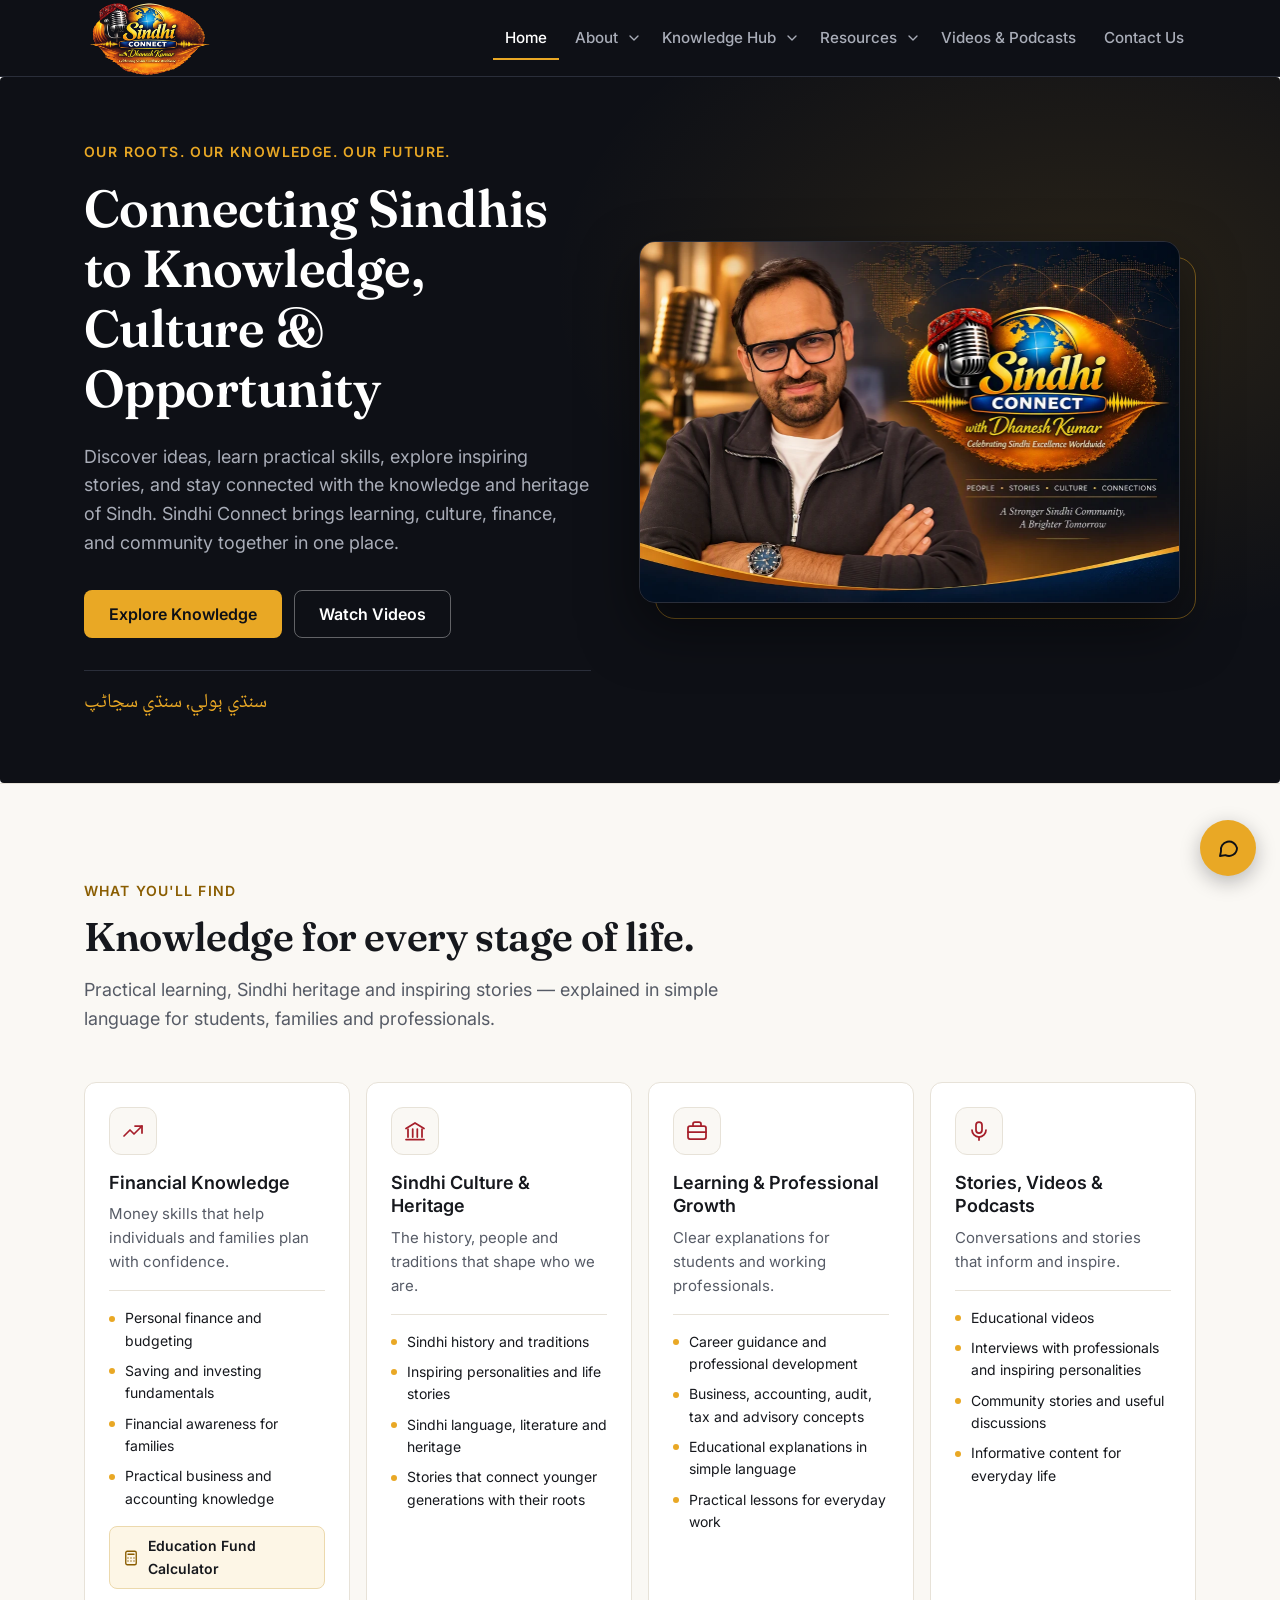
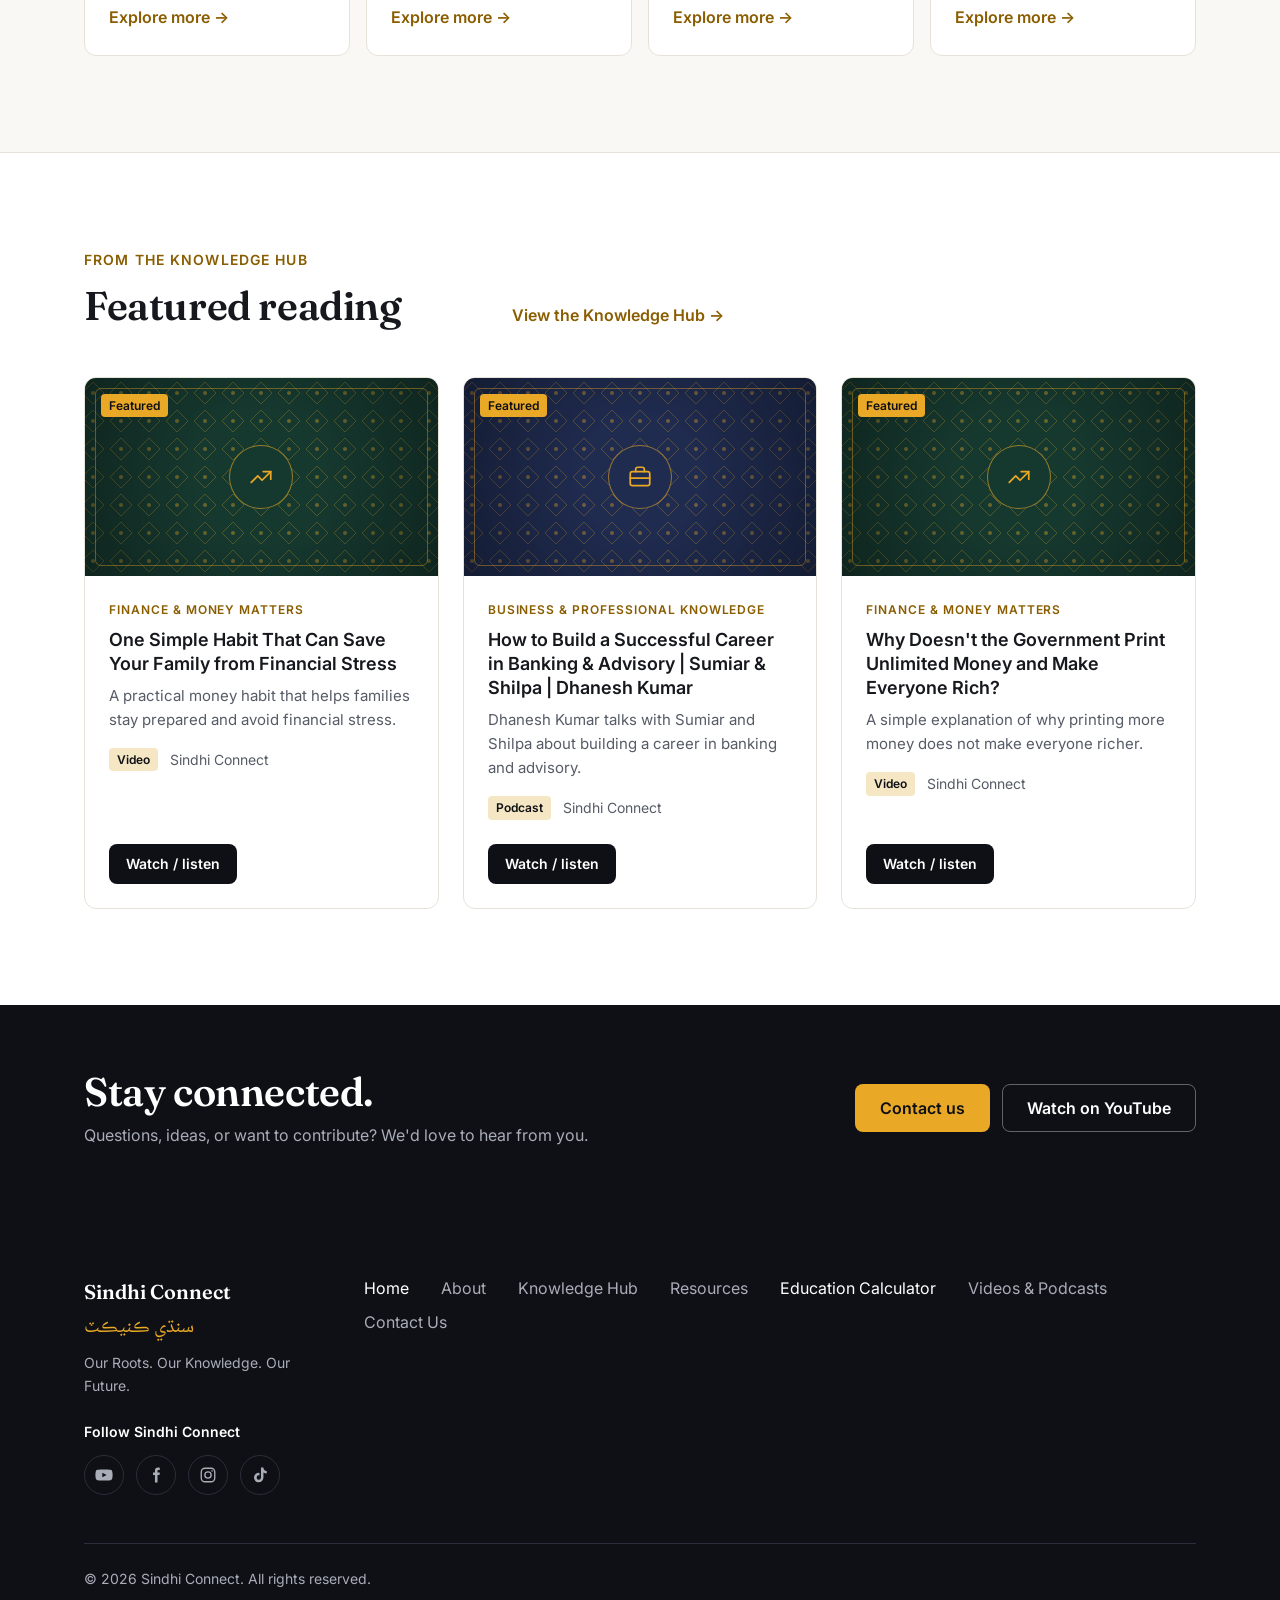
<file: frontend/index.html>
<!DOCTYPE html>
<html lang="en">
<head>
  <meta charset="UTF-8">
  <meta name="viewport" content="width=device-width, initial-scale=1.0">
  <meta name="description" content="Sindhi Connect — connecting Sindhis to knowledge, culture and opportunity: finance, professional learning, Sindhi heritage, inspiring stories, videos and podcasts.">
  <meta name="theme-color" content="#0E1016">
  <title>Sindhi Connect</title>
  <link rel="icon" type="image/png" href="assets/favicon.png">
  <link rel="apple-touch-icon" href="assets/apple-touch-icon.png">
  <link rel="canonical" href="https://sindhiconnect.org/">
  <!-- Link previews (WhatsApp, Facebook, LinkedIn, X) -->
  <meta property="og:type" content="website">
  <meta property="og:site_name" content="Sindhi Connect">
  <meta property="og:url" content="https://sindhiconnect.org/">
  <meta property="og:title" content="Sindhi Connect — Connecting Sindhis to Knowledge, Culture &amp; Opportunity">
  <meta property="og:description" content="Discover ideas, learn practical skills, explore inspiring stories and stay connected with the knowledge and heritage of Sindh.">
  <meta property="og:image" content="https://sindhiconnect.org/assets/og-image.jpg">
  <meta property="og:image:type" content="image/jpeg">
  <meta property="og:image:width" content="1200">
  <meta property="og:image:height" content="630">
  <meta property="og:image:alt" content="Sindhi Connect with Dhanesh Kumar logo">
  <meta property="og:locale" content="en_GB">
  <meta name="twitter:card" content="summary_large_image">
  <meta name="twitter:title" content="Sindhi Connect — Connecting Sindhis to Knowledge, Culture &amp; Opportunity">
  <meta name="twitter:description" content="Discover ideas, learn practical skills, explore inspiring stories and stay connected with the knowledge and heritage of Sindh.">
  <meta name="twitter:image" content="https://sindhiconnect.org/assets/og-image.jpg">
  <meta name="twitter:image:alt" content="Sindhi Connect with Dhanesh Kumar logo">
  <link rel="preconnect" href="https://fonts.googleapis.com">
  <link rel="preconnect" href="https://fonts.gstatic.com" crossorigin>
  <link href="https://fonts.googleapis.com/css2?family=Fraunces:opsz,wght@9..144,500;9..144,600&family=Inter:wght@400;500;600&family=Noto+Naskh+Arabic:wght@500;600&display=swap" rel="stylesheet">
  <link rel="stylesheet" href="style.css">
</head>
<body>
  <a href="#main" class="skip-link">Skip to content</a>

  <!-- Header -->
  <header class="site-header">
    <div class="container header-inner">
      <a href="#home" class="logo" aria-label="Sindhi Connect home">
        <img src="assets/logo.jpg" alt="" class="logo-img" width="132" height="74">
      </a>

      <input type="checkbox" id="nav-toggle" class="nav-toggle">
      <label for="nav-toggle" class="nav-toggle-label">
        <span class="nav-toggle-icon" aria-hidden="true"></span>
        <span class="sr-only">Menu</span>
      </label>

      <!-- Each dropdown: the label goes to the page, the arrow button opens the menu -->
      <nav class="site-nav" aria-label="Main">
        <ul class="nav-list">
          <li><a href="#home" class="nav-link">Home</a></li>

          <li class="has-menu">
            <a href="#about" class="nav-link">About</a>
            <button type="button" class="submenu-toggle" aria-expanded="false" aria-controls="menu-about">
              <span class="sr-only">Show About menu</span>
              <svg viewBox="0 0 24 24" aria-hidden="true"><path d="m6 9 6 6 6-6"/></svg>
            </button>
            <ul class="submenu" id="menu-about">
              <li><a href="#my-story"><span class="submenu-icon" aria-hidden="true"><svg viewBox="0 0 24 24"><circle cx="12" cy="8" r="4"/><path d="M4 21a8 8 0 0 1 16 0"/></svg></span>My Story</a></li>
              <li><a href="#about"><span class="submenu-icon" aria-hidden="true"><svg viewBox="0 0 24 24"><circle cx="12" cy="12" r="9"/><path d="M12 11v5"/><path d="M12 8h.01"/></svg></span>About Sindhi Connect</a></li>
              <li><a href="#mission"><span class="submenu-icon" aria-hidden="true"><svg viewBox="0 0 24 24"><circle cx="12" cy="12" r="9"/><circle cx="12" cy="12" r="5"/><circle cx="12" cy="12" r="1"/></svg></span>Our Mission &amp; Vision</a></li>
              <li><a href="#contact"><span class="submenu-icon" aria-hidden="true"><svg viewBox="0 0 24 24"><rect x="3" y="5" width="18" height="14" rx="2"/><path d="m3 7 9 6 9-6"/></svg></span>Contact</a></li>
            </ul>
          </li>

          <li class="has-menu">
            <a href="#knowledge-hub" class="nav-link">Knowledge Hub</a>
            <button type="button" class="submenu-toggle" aria-expanded="false" aria-controls="menu-knowledge">
              <span class="sr-only">Show Knowledge Hub menu</span>
              <svg viewBox="0 0 24 24" aria-hidden="true"><path d="m6 9 6 6 6-6"/></svg>
            </button>
            <ul class="submenu" id="menu-knowledge">
              <li><a href="education-calculator.html"><span class="submenu-icon" aria-hidden="true"><svg viewBox="0 0 24 24"><rect x="5" y="3" width="14" height="18" rx="2"/><path d="M8 7h8"/><path d="M8 12h.01M12 12h.01M16 12h.01M8 16h.01M12 16h.01M16 16h.01"/></svg></span>Education Fund Calculator</a></li>
              <li><a href="#topic-finance"><span class="submenu-icon" aria-hidden="true"><svg viewBox="0 0 24 24"><path d="M3 17l6-6 4 4 8-8"/><path d="M14 7h7v7"/></svg></span>Finance &amp; Money Matters</a></li>
              <li><a href="#topic-business"><span class="submenu-icon" aria-hidden="true"><svg viewBox="0 0 24 24"><rect x="3" y="7" width="18" height="13" rx="2"/><path d="M8 7V5a2 2 0 0 1 2-2h4a2 2 0 0 1 2 2v2"/><path d="M3 13h18"/></svg></span>Business &amp; Professional Knowledge</a></li>
              <li><a href="#topic-literature"><span class="submenu-icon" aria-hidden="true"><svg viewBox="0 0 24 24"><path d="M20.2 3.8a6 6 0 0 0-8.5 0L5 10.5V19h8.5l6.7-6.7a6 6 0 0 0 0-8.5Z"/><path d="M16 8 2 22"/><path d="M17.5 15H9"/></svg></span>Language &amp; Literature</a></li>
              <li><a href="#topic-development"><span class="submenu-icon" aria-hidden="true"><svg viewBox="0 0 24 24"><path d="M12 21v-9"/><path d="M12 12c0-4 3-7 8-7 0 4-3 7-8 7Z"/><path d="M12 14c0-3-2.5-5.5-7-5.5 0 3 2.5 5.5 7 5.5Z"/></svg></span>Personal Development</a></li>
            </ul>
          </li>

          <li class="has-menu">
            <a href="#resources" class="nav-link">Resources</a>
            <button type="button" class="submenu-toggle" aria-expanded="false" aria-controls="menu-resources">
              <span class="sr-only">Show Resources menu</span>
              <svg viewBox="0 0 24 24" aria-hidden="true"><path d="m6 9 6 6 6-6"/></svg>
            </button>
            <ul class="submenu" id="menu-resources">
              <li><a href="#articles"><span class="submenu-icon" aria-hidden="true"><svg viewBox="0 0 24 24"><path d="M14 3H6a2 2 0 0 0-2 2v14a2 2 0 0 0 2 2h12a2 2 0 0 0 2-2V9Z"/><path d="M14 3v6h6"/><path d="M8 13h8M8 17h5"/></svg></span>Educational Articles</a></li>
              <li><a href="#books"><span class="submenu-icon" aria-hidden="true"><svg viewBox="0 0 24 24"><path d="M12 6.5C10 5 7 4.5 3.5 5v13c3.5-.5 6.5 0 8.5 1.5 2-1.5 5-2 8.5-1.5V5C17 4.5 14 5 12 6.5Z"/><path d="M12 6.5v13"/></svg></span>Knowledge Books</a></li>
              <li><a href="#downloads"><span class="submenu-icon" aria-hidden="true"><svg viewBox="0 0 24 24"><path d="M12 4v11"/><path d="m7 10 5 5 5-5"/><path d="M5 20h14"/></svg></span>Downloadable Resources</a></li>
            </ul>
          </li>

          <li><a href="#videos" class="nav-link">Videos &amp; Podcasts</a></li>
          <li><a href="#join" class="nav-link">Contact Us</a></li>
        </ul>
      </nav>
    </div>
  </header>

  <main id="main">
    <!-- ===================== HOME ===================== -->
    <section id="home" class="hero" data-page="home">
      <div class="container hero-inner">
        <div class="hero-text">
          <p class="hero-tagline">Our Roots. Our Knowledge. Our Future.</p>
          <h1>Connecting Sindhis to Knowledge, Culture &amp; Opportunity</h1>
          <p class="hero-sub">Discover ideas, learn practical skills, explore inspiring stories, and stay connected with the knowledge and heritage of Sindh. Sindhi Connect brings learning, culture, finance, and community together in one place.</p>
          <div class="hero-actions">
            <a href="#knowledge-hub" class="btn btn-primary">Explore Knowledge</a>
            <a href="#videos" class="btn btn-ghost">Watch Videos</a>
          </div>
          <p class="hero-script" lang="sd" dir="rtl">سنڌي ٻولي، سنڌي سڃاڻپ</p>
        </div>
        <!-- Original banner, shown uncropped: host photo + Sindhi Connect logo -->
        <figure class="hero-photo">
          <img src="assets/dhanesh-kumar.webp" alt="Dhanesh Kumar, host of Sindhi Connect, with the Sindhi Connect logo" width="1080" height="720" fetchpriority="high">
        </figure>
      </div>
    </section>

    <section id="explore" class="section section-paper" data-page="home" aria-labelledby="explore-title">
      <div class="container">
        <header class="section-head">
          <p class="eyebrow">What you'll find</p>
          <h2 id="explore-title">Knowledge for every stage of life.</h2>
          <p class="lead">Practical learning, Sindhi heritage and inspiring stories — explained in simple language for students, families and professionals.</p>
        </header>
        <ul class="explore-grid">
          <li class="explore-card" data-reveal>
            <span class="feature-icon" aria-hidden="true"><svg viewBox="0 0 24 24"><path d="M3 17l6-6 4 4 8-8"/><path d="M14 7h7v7"/></svg></span>
            <h3>Financial Knowledge</h3>
            <p>Money skills that help individuals and families plan with confidence.</p>
            <ul class="explore-points">
              <li>Personal finance and budgeting</li>
              <li>Saving and investing fundamentals</li>
              <li>Financial awareness for families</li>
              <li>Practical business and accounting knowledge</li>
            </ul>
            <a href="education-calculator.html" class="explore-tool">
              <svg viewBox="0 0 24 24" aria-hidden="true"><rect x="5" y="3" width="14" height="18" rx="2"/><path d="M8 7h8"/><path d="M8 12h.01M12 12h.01M16 12h.01M8 16h.01M12 16h.01M16 16h.01"/></svg>
              Education Fund Calculator
            </a>
            <a href="#topic-finance" class="text-link">Explore more <span aria-hidden="true">→</span></a>
          </li>
          <li class="explore-card" data-reveal>
            <span class="feature-icon" aria-hidden="true"><svg viewBox="0 0 24 24"><path d="M3 9.5 12 4l9 5.5"/><path d="M5 10v8M9.7 10v8M14.3 10v8M19 10v8"/><path d="M3 20.5h18"/></svg></span>
            <h3>Sindhi Culture &amp; Heritage</h3>
            <p>The history, people and traditions that shape who we are.</p>
            <ul class="explore-points">
              <li>Sindhi history and traditions</li>
              <li>Inspiring personalities and life stories</li>
              <li>Sindhi language, literature and heritage</li>
              <li>Stories that connect younger generations with their roots</li>
            </ul>
            <a href="#topic-history" class="text-link">Explore more <span aria-hidden="true">→</span></a>
          </li>
          <li class="explore-card" data-reveal>
            <span class="feature-icon" aria-hidden="true"><svg viewBox="0 0 24 24"><rect x="3" y="7" width="18" height="13" rx="2"/><path d="M8 7V5a2 2 0 0 1 2-2h4a2 2 0 0 1 2 2v2"/><path d="M3 13h18"/></svg></span>
            <h3>Learning &amp; Professional Growth</h3>
            <p>Clear explanations for students and working professionals.</p>
            <ul class="explore-points">
              <li>Career guidance and professional development</li>
              <li>Business, accounting, audit, tax and advisory concepts</li>
              <li>Educational explanations in simple language</li>
              <li>Practical lessons for everyday work</li>
            </ul>
            <a href="#topic-business" class="text-link">Explore more <span aria-hidden="true">→</span></a>
          </li>
          <li class="explore-card" data-reveal>
            <span class="feature-icon" aria-hidden="true"><svg viewBox="0 0 24 24"><rect x="9" y="3" width="6" height="11" rx="3"/><path d="M5 11a7 7 0 0 0 14 0"/><path d="M12 18v3"/></svg></span>
            <h3>Stories, Videos &amp; Podcasts</h3>
            <p>Conversations and stories that inform and inspire.</p>
            <ul class="explore-points">
              <li>Educational videos</li>
              <li>Interviews with professionals and inspiring personalities</li>
              <li>Community stories and useful discussions</li>
              <li>Informative content for everyday life</li>
            </ul>
            <a href="#videos" class="text-link">Explore more <span aria-hidden="true">→</span></a>
          </li>
        </ul>
      </div>
    </section>

    <section id="home-featured" class="section" data-page="home" aria-labelledby="home-featured-title">
      <div class="container">
        <header class="section-head section-head-split">
          <div>
            <p class="eyebrow">From the Knowledge Hub</p>
            <h2 id="home-featured-title">Featured reading</h2>
          </div>
          <a href="#knowledge-hub" class="text-link">View the Knowledge Hub <span aria-hidden="true">→</span></a>
        </header>
        <div data-kh-list="featured" data-limit="3">
          <ul class="kh-grid"></ul>
        </div>
      </div>
    </section>

    <section class="cta-band" data-page="home" aria-labelledby="cta-title">
      <div class="container cta-inner">
        <div>
          <h2 id="cta-title">Stay connected.</h2>
          <p>Questions, ideas, or want to contribute? We'd love to hear from you.</p>
        </div>
        <div class="cta-actions">
          <a href="#contact" class="btn btn-primary">Contact us</a>
          <a href="https://www.youtube.com/@SindhiConnect-m9s" class="btn btn-ghost" target="_blank" rel="noopener">Watch on YouTube</a>
        </div>
      </div>
    </section>

    <!-- ===================== ABOUT ===================== -->
    <section id="about" class="section" data-page="about">
      <div class="container about">
        <div class="about-intro">
          <p class="eyebrow">About Sindhi Connect</p>
          <h2>Welcome to Sindhi Connect.</h2>
          <p class="lead">A platform created to share knowledge, celebrate Sindhi heritage, and make useful information accessible to everyone.</p>
          <p class="about-text">Through educational content, professional insights, cultural stories, videos, and conversations with inspiring people, our goal is to connect communities, encourage learning, and help the next generation stay connected with its roots while preparing for the future.</p>
        </div>
        <div>
          <h3 class="about-why">Why Sindhi Connect?</h3>
          <ul class="features">
            <li class="feature">
              <span class="feature-icon" aria-hidden="true">
                <svg viewBox="0 0 24 24"><path d="M4 5a2 2 0 0 1 2-2h13v16H6a2 2 0 0 0-2 2V5Z"/><path d="M4 19a2 2 0 0 1 2-2h13"/></svg>
              </span>
              <div>
                <h3>Knowledge made simple</h3>
                <p>Practical information on finance, business and everyday life, explained in plain language.</p>
              </div>
            </li>
            <li class="feature">
              <span class="feature-icon" aria-hidden="true">
                <svg viewBox="0 0 24 24"><path d="M9 18V5l12-2v13"/><circle cx="6" cy="18" r="3"/><circle cx="18" cy="16" r="3"/></svg>
              </span>
              <div>
                <h3>Heritage kept alive</h3>
                <p>Sindhi history, language, literature, traditions and the stories of inspiring personalities.</p>
              </div>
            </li>
            <li class="feature">
              <span class="feature-icon" aria-hidden="true">
                <svg viewBox="0 0 24 24"><circle cx="12" cy="12" r="9"/><path d="M3 12h18"/><path d="M12 3a14 14 0 0 1 0 18a14 14 0 0 1 0-18Z"/></svg>
              </span>
              <div>
                <h3>Community connected</h3>
                <p>Bringing Sindhis together across generations and around the world.</p>
              </div>
            </li>
          </ul>
        </div>
      </div>
    </section>

    <!-- My Story: the person behind Sindhi Connect -->
    <section id="my-story" class="section founder" data-page="about">
      <div class="container founder-inner">
        <figure class="founder-photo" data-reveal>
          <img src="assets/dhanesh-kumar.webp" alt="Dhanesh Kumar, founder of Sindhi Connect" width="1080" height="720" loading="lazy">
        </figure>

        <div class="founder-text" data-reveal>
          <p class="eyebrow">My Story</p>
          <h2>Connecting People. Sharing Knowledge. Celebrating Sindhi Identity.</h2>

          <div class="founder-id">
            <p class="founder-name">Dhanesh Kumar</p>
            <p class="founder-role">Founder / Creator — Sindhi Connect</p>
          </div>

          <div class="founder-bio">
            <p>I believe connection creates understanding, and knowledge creates progress.</p>
            <p>Sindhi Connect is my effort to bring people together through our language, culture, stories, knowledge, and shared heritage.</p>
            <p>My goal is to create meaningful content that informs, inspires, and keeps our Sindhi identity alive for generations to come.</p>
            <p class="founder-motto">Our language. Our culture. Our stories. Our connection.</p>
          </div>

          <ul class="founder-features">
            <li>
              <span class="feature-icon" aria-hidden="true">
                <svg viewBox="0 0 24 24"><rect x="9" y="3" width="6" height="11" rx="3"/><path d="M5 11a7 7 0 0 0 14 0"/><path d="M12 18v3"/></svg>
              </span>
              <h3>Conversations</h3>
              <p>Meaningful conversations with inspiring people.</p>
            </li>
            <li>
              <span class="feature-icon" aria-hidden="true">
                <svg viewBox="0 0 24 24"><path d="M4 5a2 2 0 0 1 2-2h13v16H6a2 2 0 0 0-2 2V5Z"/><path d="M4 19a2 2 0 0 1 2-2h13"/></svg>
              </span>
              <h3>Knowledge</h3>
              <p>Educational and informative content for the community.</p>
            </li>
            <li>
              <span class="feature-icon" aria-hidden="true">
                <svg viewBox="0 0 24 24"><circle cx="12" cy="12" r="9"/><path d="M3 12h18"/><path d="M12 3a14 14 0 0 1 0 18a14 14 0 0 1 0-18Z"/></svg>
              </span>
              <h3>Community</h3>
              <p>Connecting Sindhis across generations and around the world.</p>
            </li>
          </ul>
        </div>
      </div>
    </section>

    <section id="mission" class="section section-paper" data-page="about" aria-labelledby="mission-title">
      <div class="container">
        <header class="section-head">
          <p class="eyebrow">Mission &amp; Vision</p>
          <h2 id="mission-title">Why we do this.</h2>
        </header>
        <div class="mv-grid">
          <article class="mv-card" data-reveal>
            <span class="feature-icon" aria-hidden="true"><svg viewBox="0 0 24 24"><circle cx="12" cy="12" r="9"/><circle cx="12" cy="12" r="5"/><circle cx="12" cy="12" r="1"/></svg></span>
            <h3>Our Mission</h3>
            <p>To make useful knowledge simple and accessible — from personal finance and professional skills to Sindhi history, literature and culture — and to share it openly with everyone.</p>
          </article>
          <article class="mv-card" data-reveal>
            <span class="feature-icon" aria-hidden="true"><svg viewBox="0 0 24 24"><path d="M2 12s3.5-7 10-7 10 7 10 7-3.5 7-10 7S2 12 2 12Z"/><circle cx="12" cy="12" r="3"/></svg></span>
            <h3>Our Vision</h3>
            <p>A connected Sindhi community where every generation stays close to its roots, learns with confidence, and builds a brighter future together.</p>
          </article>
        </div>

        <h3 class="discover-title">What visitors can discover</h3>
        <ul class="discover-grid">
          <li><span class="feature-icon" aria-hidden="true"><svg viewBox="0 0 24 24"><path d="M3 17l6-6 4 4 8-8"/><path d="M14 7h7v7"/></svg></span>Financial knowledge for individuals and families</li>
          <li><span class="feature-icon" aria-hidden="true"><svg viewBox="0 0 24 24"><rect x="3" y="7" width="18" height="13" rx="2"/><path d="M8 7V5a2 2 0 0 1 2-2h4a2 2 0 0 1 2 2v2"/><path d="M3 13h18"/></svg></span>Business and professional learning</li>
          <li><span class="feature-icon" aria-hidden="true"><svg viewBox="0 0 24 24"><path d="M3 9.5 12 4l9 5.5"/><path d="M5 10v8M9.7 10v8M14.3 10v8M19 10v8"/><path d="M3 20.5h18"/></svg></span>Sindhi history and heritage</li>
          <li><span class="feature-icon" aria-hidden="true"><svg viewBox="0 0 24 24"><path d="M20.2 3.8a6 6 0 0 0-8.5 0L5 10.5V19h8.5l6.7-6.7a6 6 0 0 0 0-8.5Z"/><path d="M16 8 2 22"/><path d="M17.5 15H9"/></svg></span>Language, literature and poetry</li>
          <li><span class="feature-icon" aria-hidden="true"><svg viewBox="0 0 24 24"><circle cx="12" cy="8" r="4"/><path d="M4 21a8 8 0 0 1 16 0"/></svg></span>Inspiring personalities and life stories</li>
          <li><span class="feature-icon" aria-hidden="true"><svg viewBox="0 0 24 24"><circle cx="12" cy="12" r="9"/><path d="m10 8.5 5.5 3.5-5.5 3.5Z"/></svg></span>Videos, podcasts and conversations</li>
        </ul>
      </div>
    </section>

    <!-- ===================== KNOWLEDGE HUB (built by app.js from resources.js) ===================== -->
    <section id="knowledge-hub" class="section section-paper knowledge" data-page="knowledge-hub" aria-labelledby="kh-title">
      <div class="container">
        <header class="section-head kh-head" data-reveal>
          <p class="kh-script" lang="sd" dir="rtl">ڄاڻ، ورثو، سڃاڻپ</p>
          <p class="eyebrow">Knowledge Hub</p>
          <h2 id="kh-title">Discover books, stories, history, culture and useful knowledge — all in one place.</h2>
          <p class="lead">Sindhi Connect is not only a community platform — it is also a place to discover, preserve and share knowledge.</p>
          <p class="kh-pillars">Explore <span aria-hidden="true">•</span> Learn <span aria-hidden="true">•</span> Discover <span aria-hidden="true">•</span> Preserve</p>
        </header>

        <!-- Planning tool (separate page: education-calculator.html) -->
        <a href="education-calculator.html" class="tool-banner">
          <span class="feature-icon" aria-hidden="true"><svg viewBox="0 0 24 24"><rect x="5" y="3" width="14" height="18" rx="2"/><path d="M8 7h8"/><path d="M8 12h.01M12 12h.01M16 12h.01M8 16h.01M12 16h.01M16 16h.01"/></svg></span>
          <span class="tool-banner-text">
            <span class="tool-banner-label">Free planning tool</span>
            <span class="tool-banner-title">Children's Future Education Fund Calculator</span>
            <span class="tool-banner-desc">See what each child's university course may cost, how much to save each year, and how 11 study countries compare.</span>
          </span>
          <span class="tool-banner-cta">Open calculator <span aria-hidden="true">→</span></span>
        </a>

        <div class="kh-spotlight"></div>

        <h3 class="kh-subtitle">Browse by topic</h3>
        <ul class="kh-cats" aria-label="Browse by topic" data-reveal></ul>

        <div class="kh-library" id="kh-library">
          <div class="kh-library-head">
            <h3>Knowledge Library</h3>
            <p class="kh-count" aria-live="polite"></p>
          </div>

          <div class="kh-toolbar">
            <div class="kh-search">
              <label for="kh-search" class="sr-only">Search Knowledge Hub</label>
              <svg viewBox="0 0 24 24" aria-hidden="true"><circle cx="11" cy="11" r="7"/><path d="m20 20-3.5-3.5"/></svg>
              <input id="kh-search" type="search" placeholder="Search Knowledge Hub..." autocomplete="off">
            </div>
            <div class="kh-sort">
              <label for="kh-sort">Sort by</label>
              <select id="kh-sort">
                <option value="featured">Featured</option>
                <option value="newest">Newest</option>
                <option value="category">Category</option>
              </select>
            </div>
          </div>

          <div class="kh-chips" role="group" aria-label="Filter by topic"></div>

          <ul class="kh-grid"></ul>
          <div class="kh-empty" hidden></div>
          <noscript><p class="kh-noscript">Please turn on JavaScript to browse the Knowledge Library.</p></noscript>
        </div>
      </div>
    </section>

    <!-- ===================== RESOURCES (lists are filled from resources.js) ===================== -->
    <section id="resources" class="section" data-page="resources" aria-labelledby="res-title">
      <div class="container">
        <header class="section-head">
          <p class="eyebrow">Resources</p>
          <h2 id="res-title">Articles, books, downloads and media in one library.</h2>
          <p class="lead">Browse by format. New resources are added regularly — everything here is free to read.</p>
        </header>

        <ul class="res-tiles">
          <li><a href="#articles" class="res-tile"><span class="feature-icon" aria-hidden="true"><svg viewBox="0 0 24 24"><path d="M14 3H6a2 2 0 0 0-2 2v14a2 2 0 0 0 2 2h12a2 2 0 0 0 2-2V9Z"/><path d="M14 3v6h6"/><path d="M8 13h8M8 17h5"/></svg></span><span class="res-tile-name">Educational Articles</span><span class="res-tile-count" data-kh-count="articles"></span></a></li>
          <li><a href="#books" class="res-tile"><span class="feature-icon" aria-hidden="true"><svg viewBox="0 0 24 24"><path d="M12 6.5C10 5 7 4.5 3.5 5v13c3.5-.5 6.5 0 8.5 1.5 2-1.5 5-2 8.5-1.5V5C17 4.5 14 5 12 6.5Z"/><path d="M12 6.5v13"/></svg></span><span class="res-tile-name">Knowledge Books</span><span class="res-tile-count" data-kh-count="books"></span></a></li>
          <li><a href="#downloads" class="res-tile"><span class="feature-icon" aria-hidden="true"><svg viewBox="0 0 24 24"><path d="M12 4v11"/><path d="m7 10 5 5 5-5"/><path d="M5 20h14"/></svg></span><span class="res-tile-name">Downloadable Resources</span><span class="res-tile-count" data-kh-count="downloads"></span></a></li>
        </ul>

        <div class="res-block" id="articles" data-kh-list="articles">
          <h3>Educational Articles</h3>
          <p class="res-block-sub">Clear, reliable reading on history, heritage, personalities and more.</p>
          <ul class="kh-grid"></ul>
          <div class="kh-empty" hidden>
            <span class="kh-emblem" aria-hidden="true"><svg viewBox="0 0 24 24"><path d="M14 3H6a2 2 0 0 0-2 2v14a2 2 0 0 0 2 2h12a2 2 0 0 0 2-2V9Z"/><path d="M14 3v6h6"/><path d="M8 13h8M8 17h5"/></svg></span>
            <h4>New articles are coming soon.</h4>
            <p>We are preparing easy-to-read articles on finance, careers and Sindhi heritage.</p>
          </div>
        </div>

        <div class="res-block" id="books" data-kh-list="books">
          <h3>Knowledge Books</h3>
          <p class="res-block-sub">Books and long reads worth your time.</p>
          <ul class="kh-grid"></ul>
          <div class="kh-empty" hidden>
            <span class="kh-emblem" aria-hidden="true"><svg viewBox="0 0 24 24"><path d="M12 6.5C10 5 7 4.5 3.5 5v13c3.5-.5 6.5 0 8.5 1.5 2-1.5 5-2 8.5-1.5V5C17 4.5 14 5 12 6.5Z"/><path d="M12 6.5v13"/></svg></span>
            <h4>Our reading list is coming soon.</h4>
            <p>We are building a collection of useful books and PDFs. Have one to recommend?</p>
            <a href="#contact" class="text-link">Suggest a book <span aria-hidden="true">→</span></a>
          </div>
        </div>

        <div class="res-block" id="downloads" data-kh-list="downloads">
          <h3>Downloadable Resources</h3>
          <p class="res-block-sub">Guides and PDFs you can save and read offline.</p>
          <ul class="kh-grid"></ul>
          <div class="kh-empty" hidden>
            <span class="kh-emblem" aria-hidden="true"><svg viewBox="0 0 24 24"><path d="M12 4v11"/><path d="m7 10 5 5 5-5"/><path d="M5 20h14"/></svg></span>
            <h4>Downloadable guides are coming soon.</h4>
            <p>Is there a topic you would like a guide on? Let us know.</p>
            <a href="#contact" class="text-link">Suggest a topic <span aria-hidden="true">→</span></a>
          </div>
        </div>
      </div>
    </section>

    <!-- ===================== VIDEOS & PODCASTS ===================== -->
    <section id="videos" class="section section-paper" data-page="videos" aria-labelledby="videos-title">
      <div class="container">
        <header class="section-head">
          <p class="eyebrow">Videos &amp; Podcasts</p>
          <h2 id="videos-title">Conversations, stories and knowledge — to watch and listen.</h2>
          <p class="lead">Interviews with inspiring people, simple explainers and stories from Sindhi heritage.</p>
        </header>

        <!-- Shown automatically once Video / Podcast resources are added to resources.js -->
        <div class="videos-latest" data-kh-list="media">
          <h3 class="kh-subtitle">Latest episodes</h3>
          <ul class="kh-grid"></ul>
        </div>

        <h3 class="kh-subtitle">Coming soon</h3>
        <ul class="kh-grid series-grid">
          <li>
            <article class="kh-card">
              <div class="kh-cover" data-cat="personalities" aria-hidden="true">
                <span class="kh-emblem"><svg viewBox="0 0 24 24"><rect x="9" y="3" width="6" height="11" rx="3"/><path d="M5 11a7 7 0 0 0 14 0"/><path d="M12 18v3"/></svg></span>
                <span class="kh-featured">Upcoming</span>
              </div>
              <div class="kh-card-body">
                <p class="kh-card-cat">Podcast &amp; Video series</p>
                <h4 class="kh-card-title">Conversations</h4>
                <p class="kh-card-desc">Interviews with professionals and inspiring personalities about their journeys, work and ideas.</p>
              </div>
            </article>
          </li>
          <li>
            <article class="kh-card">
              <div class="kh-cover" data-cat="finance" aria-hidden="true">
                <span class="kh-emblem"><svg viewBox="0 0 24 24"><path d="M9 18h6"/><path d="M10 21h4"/><path d="M12 3a6 6 0 0 0-3.5 10.9c.6.5 1 1.2 1 2.1h5c0-.9.4-1.6 1-2.1A6 6 0 0 0 12 3Z"/></svg></span>
                <span class="kh-featured">Upcoming</span>
              </div>
              <div class="kh-card-body">
                <p class="kh-card-cat">Video series</p>
                <h4 class="kh-card-title">Knowledge in Simple Words</h4>
                <p class="kh-card-desc">Short explainers on finance, business and everyday topics, in plain language.</p>
              </div>
            </article>
          </li>
          <li>
            <article class="kh-card">
              <div class="kh-cover" data-cat="history" aria-hidden="true">
                <span class="kh-emblem"><svg viewBox="0 0 24 24"><path d="M3 9.5 12 4l9 5.5"/><path d="M5 10v8M9.7 10v8M14.3 10v8M19 10v8"/><path d="M3 20.5h18"/></svg></span>
                <span class="kh-featured">Upcoming</span>
              </div>
              <div class="kh-card-body">
                <p class="kh-card-cat">Video series</p>
                <h4 class="kh-card-title">Sindhi Heritage Stories</h4>
                <p class="kh-card-desc">History, culture and the personalities who shaped Sindh, told for every generation.</p>
              </div>
            </article>
          </li>
        </ul>

        <div class="notify">
          <p>Be the first to know when new episodes are released.</p>
          <a href="https://www.youtube.com/@SindhiConnect-m9s" class="btn btn-secondary" target="_blank" rel="noopener">Subscribe on YouTube</a>
        </div>
      </div>
    </section>

    <!-- ===================== CONTACT US ===================== -->
    <section id="join" class="section section-paper" data-page="join">
      <div class="container">
        <header class="section-head">
          <p class="eyebrow">Contact Us</p>
          <h2>We'd love to hear from you.</h2>
        </header>
        <div class="forms">
          <div class="panel" id="contact">
            <h3>Contact us</h3>
            <p class="panel-sub">Questions, ideas, or want to contribute? We'd love to hear from you.</p>
            <form class="form" name="contact" action="/" method="post" data-netlify="true" netlify-honeypot="bot-field">
              <input type="hidden" name="form-name" value="contact">
              <p class="hp-field"><label>Leave this empty <input name="bot-field" tabindex="-1" autocomplete="off"></label></p>
              <div class="field">
                <label for="contact-name">Name <span class="req" aria-hidden="true">*</span></label>
                <input id="contact-name" name="name" type="text" autocomplete="name" required>
              </div>
              <div class="field">
                <label for="contact-email">Email <span class="req" aria-hidden="true">*</span></label>
                <input id="contact-email" name="email" type="email" autocomplete="email" required>
              </div>
              <div class="field">
                <label for="contact-message">Message <span class="req" aria-hidden="true">*</span></label>
                <textarea id="contact-message" name="message" rows="4" required></textarea>
              </div>
              <button type="submit" class="btn btn-secondary btn-block">Send message</button>
              <p class="form-status" role="status"></p>
            </form>
          </div>
        </div>
        <p class="form-note"><span class="req" aria-hidden="true">*</span> Required field. We only use your details to reply to you. We never share them, and you can ask us to remove them at any time.</p>
      </div>
    </section>
  </main>

  <!-- Footer -->
  <footer class="site-footer">
    <div class="container footer-inner">
      <div class="footer-brand">
        <p class="footer-name">Sindhi Connect</p>
        <p class="footer-script" lang="sd" dir="rtl">سنڌي ڪنيڪٽ</p>
        <p class="footer-tag">Our Roots. Our Knowledge. Our Future.</p>
        <div class="footer-social">
          <p class="footer-social-label">Follow Sindhi Connect</p>
          <ul class="social-links">
            <li><a href="https://www.youtube.com/@SindhiConnect-m9s" target="_blank" rel="noopener" aria-label="Sindhi Connect on YouTube (opens in a new tab)"><svg viewBox="0 0 24 24" aria-hidden="true" class="social-fill"><path d="M23 7.2a3 3 0 0 0-2.1-2.1C19 4.6 12 4.6 12 4.6s-7 0-8.9.5A3 3 0 0 0 1 7.2 31 31 0 0 0 .5 12a31 31 0 0 0 .5 4.8 3 3 0 0 0 2.1 2.1c1.9.5 8.9.5 8.9.5s7 0 8.9-.5a3 3 0 0 0 2.1-2.1 31 31 0 0 0 .5-4.8 31 31 0 0 0-.5-4.8ZM9.75 15.02V8.98L15.5 12l-5.75 3.02Z"/></svg></a></li>
            <li><a href="https://www.facebook.com/profile.php?id=61591699227685" target="_blank" rel="noopener" aria-label="Sindhi Connect on Facebook (opens in a new tab)"><svg viewBox="0 0 24 24" aria-hidden="true" class="social-fill"><path d="M14 8.5V6.6c0-.8.2-1.3 1.4-1.3H17V2.2c-.3-.1-1.3-.2-2.4-.2-2.4 0-4 1.4-4 4.1v2.4H8V12h2.6v10H14V12h2.7l.4-3.5H14Z"/></svg></a></li>
            <li><a href="https://www.instagram.com/sindhi_connect/" target="_blank" rel="noopener" aria-label="Sindhi Connect on Instagram (opens in a new tab)"><svg viewBox="0 0 24 24" aria-hidden="true" class="social-line"><rect x="3" y="3" width="18" height="18" rx="5"/><circle cx="12" cy="12" r="4.2"/><circle cx="17.4" cy="6.6" r="1.1" class="social-dot"/></svg></a></li>
            <li><a href="https://www.tiktok.com/@sindhi.connect7" target="_blank" rel="noopener" aria-label="Sindhi Connect on TikTok (opens in a new tab)"><svg viewBox="0 0 24 24" aria-hidden="true" class="social-fill"><path d="M16.6 2h-3.3v13.3a2.9 2.9 0 1 1-2.9-2.9c.3 0 .6 0 .9.1V9.2a6.3 6.3 0 1 0 5.3 6.2V8.7a7.7 7.7 0 0 0 4.4 1.4V6.8a4.4 4.4 0 0 1-4.4-4.8Z"/></svg></a></li>
          </ul>
        </div>
      </div>
      <nav aria-label="Footer">
        <ul class="footer-links">
          <li><a href="#home">Home</a></li>
          <li><a href="#about">About</a></li>
          <li><a href="#knowledge-hub">Knowledge Hub</a></li>
          <li><a href="#resources">Resources</a></li>
          <li><a href="education-calculator.html">Education Calculator</a></li>
          <li><a href="#videos">Videos &amp; Podcasts</a></li>
          <li><a href="#join">Contact Us</a></li>
        </ul>
      </nav>
    </div>
    <div class="container">
      <p class="copyright">© 2026 Sindhi Connect. All rights reserved.</p>
    </div>
  </footer>

  <script src="resources.js"></script>
  <script src="app.js"></script>
  <!-- Cloudflare Web Analytics: visitor counts without cookies or personal data -->
  <script type="module" src="https://static.cloudflareinsights.com/beacon.min.js" data-cf-beacon='{"token": "f0452033ee22476e92c88bb07862ccfa"}'></script>
</body>
</html>
</file>
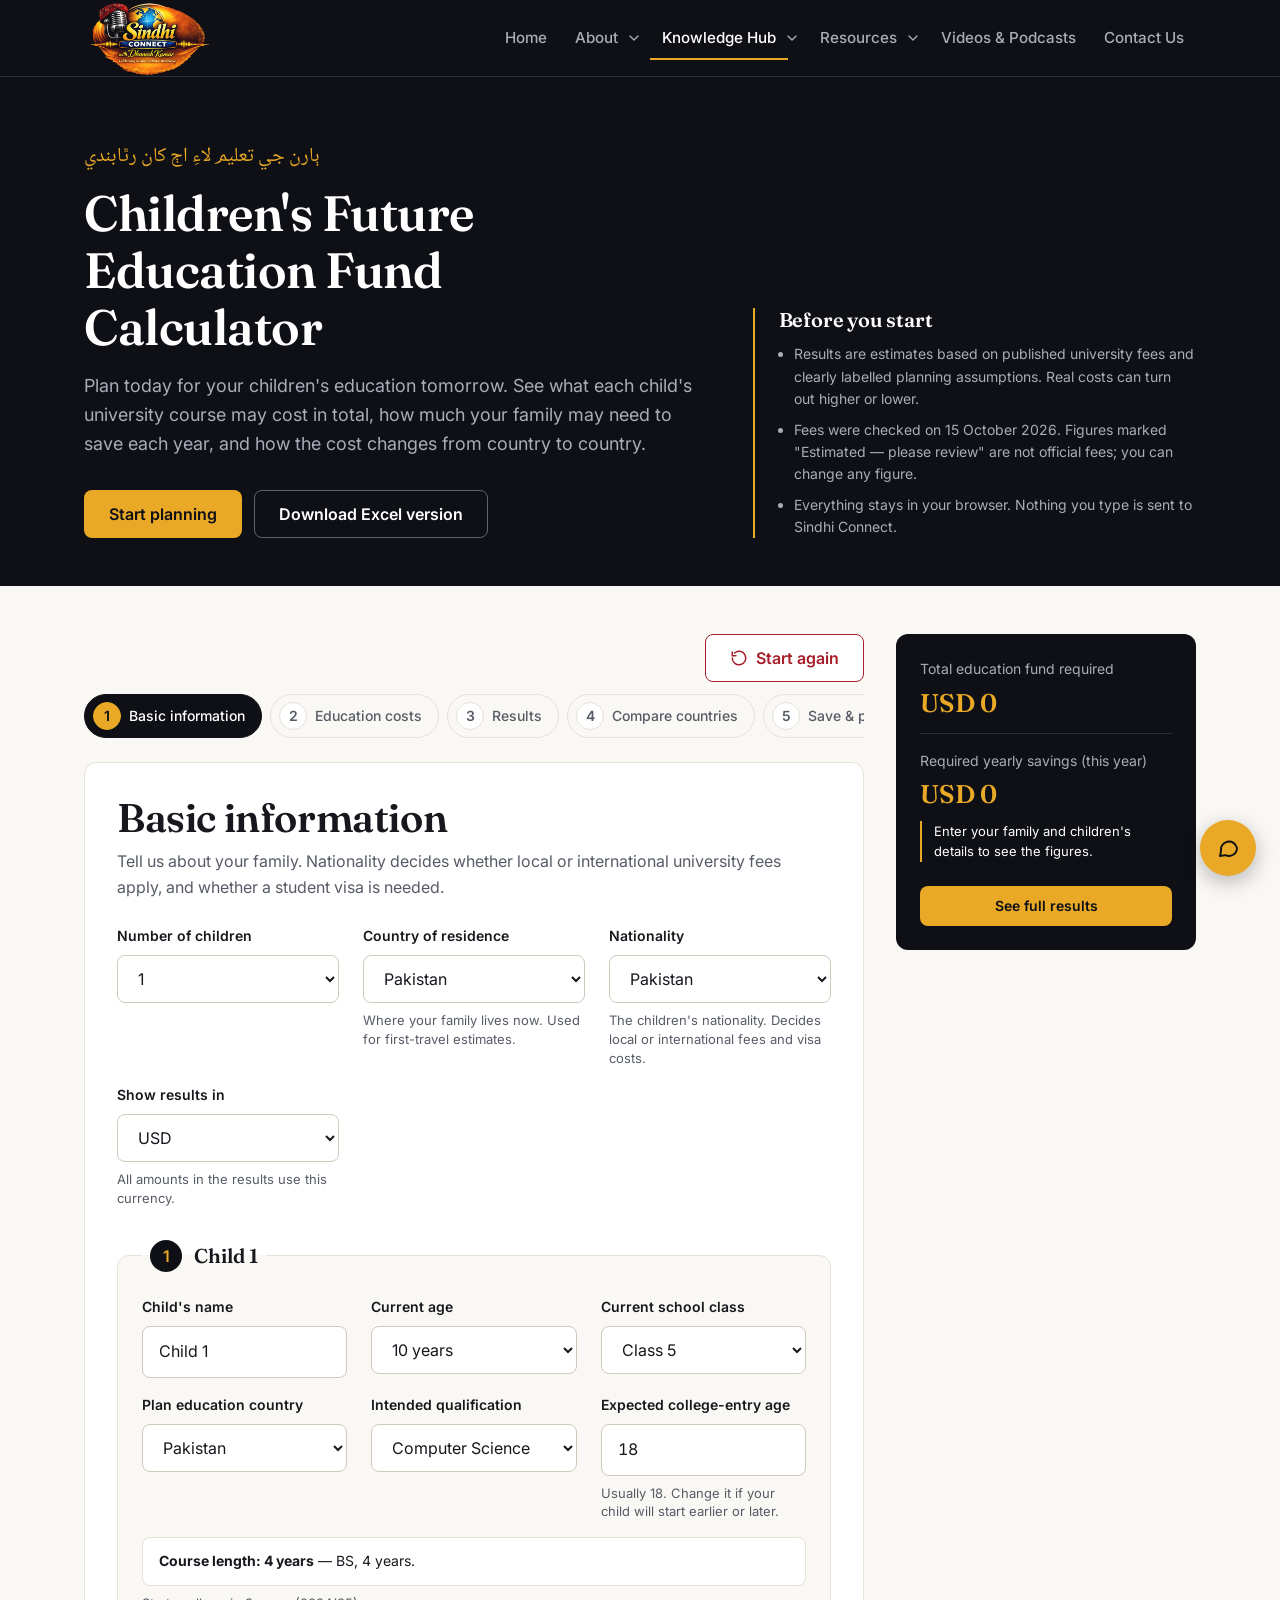
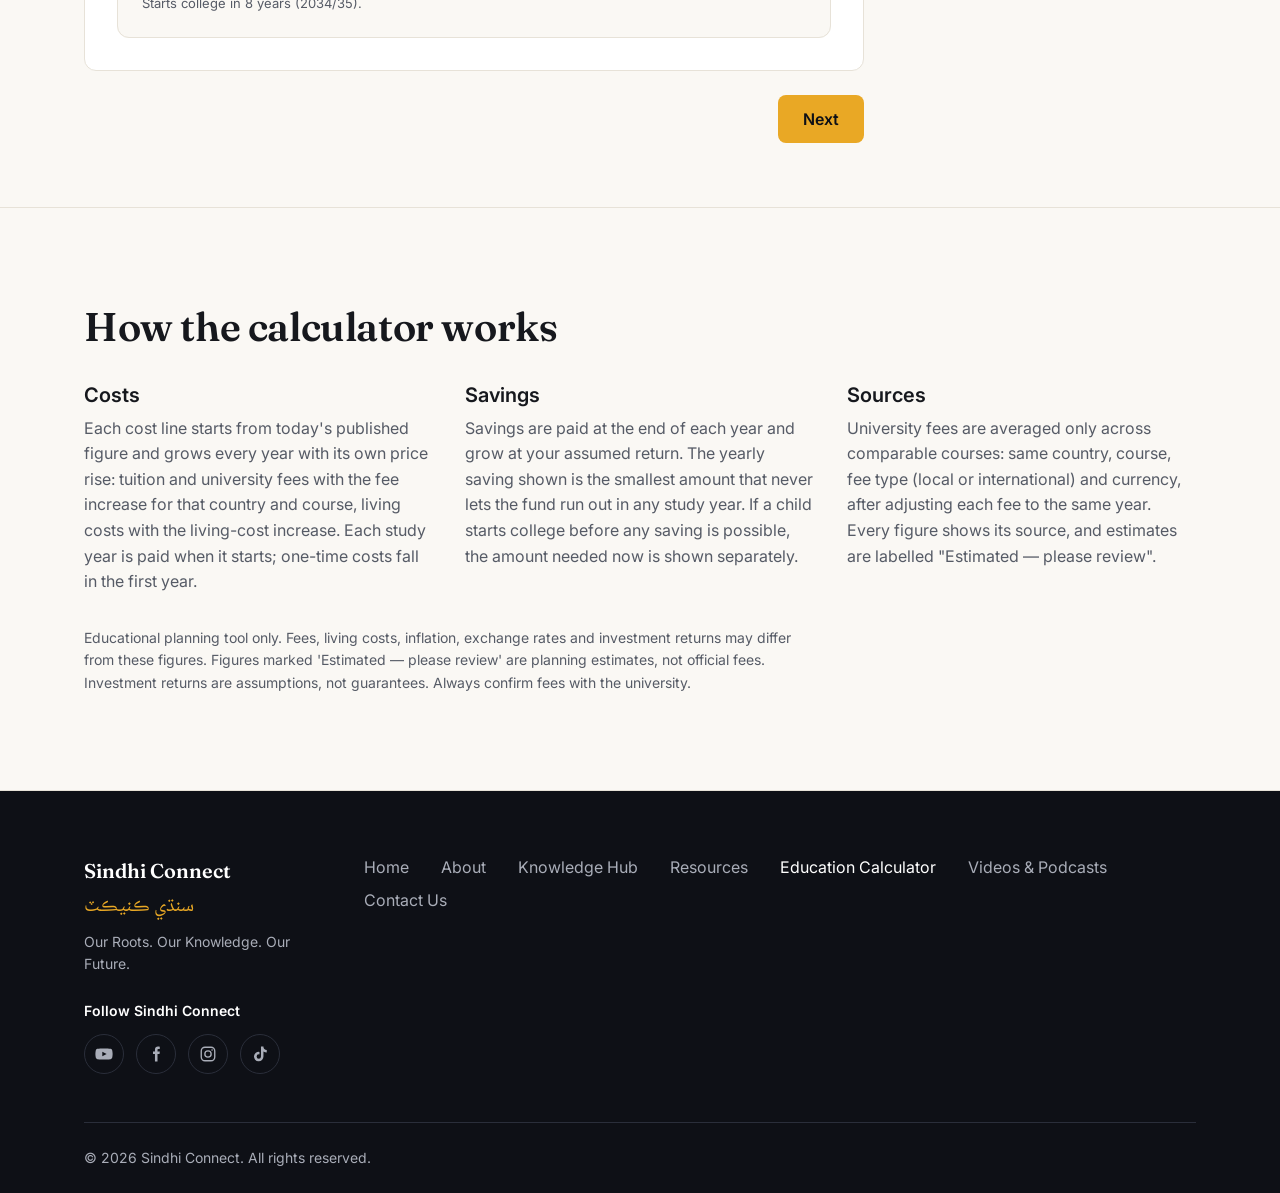
<file: frontend/education-calculator.html>
<!DOCTYPE html>
<html lang="en">
<head>
  <meta charset="UTF-8">
  <meta name="viewport" content="width=device-width, initial-scale=1.0">
  <meta name="description" content="Estimate future university costs for up to four children and how much to save each year. A free planning tool from Sindhi Connect.">
  <meta name="theme-color" content="#0E1016">
  <title>Children's Future Education Fund Calculator — Sindhi Connect</title>
  <link rel="icon" type="image/png" href="assets/favicon.png">
  <link rel="apple-touch-icon" href="assets/apple-touch-icon.png">
  <link rel="canonical" href="https://sindhiconnect.org/education-calculator.html">
  <meta property="og:type" content="website">
  <meta property="og:site_name" content="Sindhi Connect">
  <meta property="og:url" content="https://sindhiconnect.org/education-calculator.html">
  <meta property="og:title" content="Children's Future Education Fund Calculator">
  <meta property="og:description" content="Estimate future university costs and how much you may need to save each year.">
  <meta property="og:image" content="https://sindhiconnect.org/assets/og-image.jpg">
  <meta property="og:image:type" content="image/jpeg">
  <meta property="og:image:width" content="1200">
  <meta property="og:image:height" content="630">
  <meta property="og:image:alt" content="Sindhi Connect with Dhanesh Kumar logo">
  <meta name="twitter:card" content="summary_large_image">
  <meta name="twitter:image" content="https://sindhiconnect.org/assets/og-image.jpg">
  <link rel="preconnect" href="https://fonts.googleapis.com">
  <link rel="preconnect" href="https://fonts.gstatic.com" crossorigin>
  <link href="https://fonts.googleapis.com/css2?family=Fraunces:opsz,wght@9..144,500;9..144,600&family=Inter:wght@400;500;600&family=Noto+Naskh+Arabic:wght@500;600&display=swap" rel="stylesheet">
  <link rel="stylesheet" href="style.css">
  <link rel="stylesheet" href="edu-calc/edu-calc.css">
</head>
<body class="ec-body">
  <a href="#main" class="skip-link">Skip to content</a>

  <header class="site-header">
    <div class="container header-inner">
      <a href="index.html#home" class="logo" aria-label="Sindhi Connect home">
        <img src="assets/logo.jpg" alt="" class="logo-img" width="132" height="74">
      </a>

      <input type="checkbox" id="nav-toggle" class="nav-toggle">
      <label for="nav-toggle" class="nav-toggle-label">
        <span class="nav-toggle-icon" aria-hidden="true"></span>
        <span class="sr-only">Menu</span>
      </label>

      <!-- Same menu as index.html; links point back to its pages -->
      <nav class="site-nav" aria-label="Main">
        <ul class="nav-list">
          <li><a href="index.html#home" class="nav-link">Home</a></li>

          <li class="has-menu">
            <a href="index.html#about" class="nav-link">About</a>
            <button type="button" class="submenu-toggle" aria-expanded="false" aria-controls="menu-about">
              <span class="sr-only">Show About menu</span>
              <svg viewBox="0 0 24 24" aria-hidden="true"><path d="m6 9 6 6 6-6"/></svg>
            </button>
            <ul class="submenu" id="menu-about">
              <li><a href="index.html#my-story"><span class="submenu-icon" aria-hidden="true"><svg viewBox="0 0 24 24"><circle cx="12" cy="8" r="4"/><path d="M4 21a8 8 0 0 1 16 0"/></svg></span>My Story</a></li>
              <li><a href="index.html#about"><span class="submenu-icon" aria-hidden="true"><svg viewBox="0 0 24 24"><circle cx="12" cy="12" r="9"/><path d="M12 11v5"/><path d="M12 8h.01"/></svg></span>About Sindhi Connect</a></li>
              <li><a href="index.html#mission"><span class="submenu-icon" aria-hidden="true"><svg viewBox="0 0 24 24"><circle cx="12" cy="12" r="9"/><circle cx="12" cy="12" r="5"/><circle cx="12" cy="12" r="1"/></svg></span>Our Mission &amp; Vision</a></li>
              <li><a href="index.html#contact"><span class="submenu-icon" aria-hidden="true"><svg viewBox="0 0 24 24"><rect x="3" y="5" width="18" height="14" rx="2"/><path d="m3 7 9 6 9-6"/></svg></span>Contact</a></li>
            </ul>
          </li>

          <li class="has-menu">
            <a href="index.html#knowledge-hub" class="nav-link" aria-current="page">Knowledge Hub</a>
            <button type="button" class="submenu-toggle" aria-expanded="false" aria-controls="menu-knowledge">
              <span class="sr-only">Show Knowledge Hub menu</span>
              <svg viewBox="0 0 24 24" aria-hidden="true"><path d="m6 9 6 6 6-6"/></svg>
            </button>
            <ul class="submenu" id="menu-knowledge">
              <li><a href="education-calculator.html" aria-current="page"><span class="submenu-icon" aria-hidden="true"><svg viewBox="0 0 24 24"><rect x="5" y="3" width="14" height="18" rx="2"/><path d="M8 7h8"/><path d="M8 12h.01M12 12h.01M16 12h.01M8 16h.01M12 16h.01M16 16h.01"/></svg></span>Education Fund Calculator</a></li>

              <li><a href="index.html#topic-finance"><span class="submenu-icon" aria-hidden="true"><svg viewBox="0 0 24 24"><path d="M3 17l6-6 4 4 8-8"/><path d="M14 7h7v7"/></svg></span>Finance &amp; Money Matters</a></li>
              <li><a href="index.html#topic-business"><span class="submenu-icon" aria-hidden="true"><svg viewBox="0 0 24 24"><rect x="3" y="7" width="18" height="13" rx="2"/><path d="M8 7V5a2 2 0 0 1 2-2h4a2 2 0 0 1 2 2v2"/><path d="M3 13h18"/></svg></span>Business &amp; Professional Knowledge</a></li>
              <li><a href="index.html#topic-literature"><span class="submenu-icon" aria-hidden="true"><svg viewBox="0 0 24 24"><path d="M20.2 3.8a6 6 0 0 0-8.5 0L5 10.5V19h8.5l6.7-6.7a6 6 0 0 0 0-8.5Z"/><path d="M16 8 2 22"/><path d="M17.5 15H9"/></svg></span>Language &amp; Literature</a></li>
              <li><a href="index.html#topic-development"><span class="submenu-icon" aria-hidden="true"><svg viewBox="0 0 24 24"><path d="M12 21v-9"/><path d="M12 12c0-4 3-7 8-7 0 4-3 7-8 7Z"/><path d="M12 14c0-3-2.5-5.5-7-5.5 0 3 2.5 5.5 7 5.5Z"/></svg></span>Personal Development</a></li>
            </ul>
          </li>

          <li class="has-menu">
            <a href="index.html#resources" class="nav-link">Resources</a>
            <button type="button" class="submenu-toggle" aria-expanded="false" aria-controls="menu-resources">
              <span class="sr-only">Show Resources menu</span>
              <svg viewBox="0 0 24 24" aria-hidden="true"><path d="m6 9 6 6 6-6"/></svg>
            </button>
            <ul class="submenu" id="menu-resources">
              <li><a href="index.html#articles"><span class="submenu-icon" aria-hidden="true"><svg viewBox="0 0 24 24"><path d="M14 3H6a2 2 0 0 0-2 2v14a2 2 0 0 0 2 2h12a2 2 0 0 0 2-2V9Z"/><path d="M14 3v6h6"/><path d="M8 13h8M8 17h5"/></svg></span>Educational Articles</a></li>
              <li><a href="index.html#books"><span class="submenu-icon" aria-hidden="true"><svg viewBox="0 0 24 24"><path d="M12 6.5C10 5 7 4.5 3.5 5v13c3.5-.5 6.5 0 8.5 1.5 2-1.5 5-2 8.5-1.5V5C17 4.5 14 5 12 6.5Z"/><path d="M12 6.5v13"/></svg></span>Knowledge Books</a></li>
              <li><a href="index.html#downloads"><span class="submenu-icon" aria-hidden="true"><svg viewBox="0 0 24 24"><path d="M12 4v11"/><path d="m7 10 5 5 5-5"/><path d="M5 20h14"/></svg></span>Downloadable Resources</a></li>
            </ul>
          </li>

          <li><a href="index.html#videos" class="nav-link">Videos &amp; Podcasts</a></li>
          <li><a href="index.html#join" class="nav-link">Contact Us</a></li>
        </ul>
      </nav>
    </div>
  </header>

  <main id="main">
    <section class="ec-hero">
      <div class="container ec-hero-inner">
        <div>
          <p class="hero-script" lang="sd" dir="rtl">ٻارن جي تعليم لاءِ اڄ کان رٿابندي</p>
          <h1>Children's Future Education Fund Calculator</h1>
          <p class="ec-hero-sub">Plan today for your children's education tomorrow. See what each child's university course may cost in total, how much your family may need to save each year, and how the cost changes from country to country.</p>
          <div class="hero-actions">
            <a href="#ec-app" class="btn btn-primary">Start planning</a>
            <a href="downloads/Children_Education_Fund_Calculator.xlsx" class="btn btn-ghost" download>Download Excel version</a>
          </div>
        </div>
        <aside class="ec-hero-note">
          <h2>Before you start</h2>
          <ul>
            <li>Results are estimates based on published university fees and clearly labelled planning assumptions. Real costs can turn out higher or lower.</li>
            <li>Fees were checked on <span data-ec="dataset-date">2 October 2026</span>. Figures marked "Estimated — please review" are not official fees; you can change any figure.</li>
            <li>Everything stays in your browser. Nothing you type is sent to Sindhi Connect.</li>
          </ul>
        </aside>
      </div>
    </section>

    <div id="ec-app" class="ec-app" tabindex="-1">
      <noscript><div class="container"><p class="ec-noscript">Please turn on JavaScript to use the calculator.</p></div></noscript>
      <div class="container ec-layout">
        <div class="ec-main">
          <div class="ec-topbar">
            <nav class="ec-steps" aria-label="Calculator steps">
              <ol>
                <li><button type="button" data-step="1" aria-current="step"><span class="ec-step-n">1</span> Basic information</button></li>
                <li><button type="button" data-step="2"><span class="ec-step-n">2</span> Education costs</button></li>
                <li><button type="button" data-step="3"><span class="ec-step-n">3</span> Results</button></li>
                <li><button type="button" data-step="4"><span class="ec-step-n">4</span> Compare countries</button></li>
                <li><button type="button" data-step="5"><span class="ec-step-n">5</span> Save &amp; print</button></li>
              </ol>
            </nav>
            <button type="button" class="btn ec-btn-reset" data-action="reset">
              <svg viewBox="0 0 24 24" aria-hidden="true"><path d="M3 12a9 9 0 1 0 3-6.7"/><path d="M3 4v5h5"/></svg>
              Start again
            </button>
          </div>

          <form class="ec-form" id="ec-form" novalidate autocomplete="off" onsubmit="return false">
            <!-- Step 1 -->
            <section class="ec-step" data-step-panel="1" aria-labelledby="ec-h1">
              <h2 id="ec-h1" tabindex="-1">Basic information</h2>
              <p class="ec-intro">Tell us about your family. Nationality decides whether local or international university fees apply, and whether a student visa is needed.</p>
              <div class="ec-grid" id="ec-basic"></div>
              <div id="ec-children"></div>
            </section>

            <!-- Step 2 -->
            <section class="ec-step" data-step-panel="2" aria-labelledby="ec-h2" hidden>
              <h2 id="ec-h2" tabindex="-1">Education costs</h2>
              <p class="ec-intro">Today's yearly costs for each child's course, filled in from university fees and living-cost research. Change any figure to use your own estimate.</p>
              <div id="ec-plans"></div>
              <div id="ec-coverage"></div>
              <details class="ec-advanced" id="ec-advanced">
                <summary>Adjust Financial Assumptions</summary>
                <div id="ec-assumptions"></div>
              </details>
            </section>

            <!-- Step 3 -->
            <section class="ec-step" data-step-panel="3" aria-labelledby="ec-h3" hidden>
              <h2 id="ec-h3" tabindex="-1">Results</h2>
              <div id="ec-results"></div>
            </section>

            <!-- Step 4 -->
            <section class="ec-step" data-step-panel="4" aria-labelledby="ec-h4" hidden>
              <h2 id="ec-h4" tabindex="-1">Compare education countries</h2>
              <p class="ec-intro">See the total cost of one child's course in each country, using that country's own fees, living costs, course length and price rises. This does not change your plan unless you choose to.</p>
              <div id="ec-compare"></div>
            </section>

            <!-- Step 5 -->
            <section class="ec-step" data-step-panel="5" aria-labelledby="ec-h5" hidden>
              <h2 id="ec-h5" tabindex="-1">Save and print</h2>
              <p class="ec-intro">Your plan lives only in this browser. Print it (or save it as a PDF), or save it on this device.</p>
              <div class="ec-actions-grid">
                <div class="ec-action"><h3>Print or save as PDF</h3><p>A clean report with each child, the yearly plan and the assumptions used.</p><button type="button" class="btn btn-secondary btn-sm" data-action="print">Print report</button></div>
                <div class="ec-action"><h3>Save in this browser</h3><p>Keeps your plan on this device so it is here next time. "Start again" does not delete it.</p><button type="button" class="btn btn-secondary btn-sm" data-action="save">Save plan</button>
                  <button type="button" class="btn btn-sm ec-btn-outline" data-action="restore">Reload saved plan</button></div>
              </div>
              <p class="form-status" id="ec-status" role="status"></p>
            </section>

            <div class="ec-step-nav">
              <button type="button" class="btn ec-btn-outline" data-nav="prev">Back</button>
              <button type="button" class="btn btn-primary" data-nav="next">Next</button>
            </div>
          </form>
        </div>

        <aside class="ec-rail" aria-label="Plan summary">
          <div class="ec-rail-inner" id="ec-rail" aria-live="polite"></div>
        </aside>
      </div>
    </div>

    <section class="section section-paper ec-method">
      <div class="container">
        <h2>How the calculator works</h2>
        <div class="ec-method-grid">
          <div>
            <h3>Costs</h3>
            <p>Each cost line starts from today's published figure and grows every year with its own price rise: tuition and university fees with the fee increase for that country and course, living costs with the living-cost increase. Each study year is paid when it starts; one-time costs fall in the first year.</p>
          </div>
          <div>
            <h3>Savings</h3>
            <p>Savings are paid at the end of each year and grow at your assumed return. The yearly saving shown is the smallest amount that never lets the fund run out in any study year. If a child starts college before any saving is possible, the amount needed now is shown separately.</p>
          </div>
          <div>
            <h3>Sources</h3>
            <p>University fees are averaged only across comparable courses: same country, course, fee type (local or international) and currency, after adjusting each fee to the same year. Every figure shows its source, and estimates are labelled "Estimated — please review".</p>
          </div>
        </div>
        <p class="ec-disclaimer" id="ec-disclaimer"></p>
      </div>
    </section>
  </main>

  <dialog class="ec-dialog" id="ec-reset-dialog" aria-labelledby="ec-reset-title" aria-describedby="ec-reset-text">
    <h2 id="ec-reset-title">Start again?</h2>
    <p id="ec-reset-text">Are you sure you want to start again? All information entered in this calculator will be cleared.</p>
    <div class="ec-dialog-actions">
      <button type="button" class="btn ec-btn-outline" data-dialog="cancel">Cancel</button>
      <button type="button" class="btn ec-btn-danger-solid" data-dialog="confirm">Yes, Start Again</button>
    </div>
  </dialog>

  <footer class="site-footer">
    <div class="container footer-inner">
      <div class="footer-brand">
        <p class="footer-name">Sindhi Connect</p>
        <p class="footer-script" lang="sd" dir="rtl">سنڌي ڪنيڪٽ</p>
        <p class="footer-tag">Our Roots. Our Knowledge. Our Future.</p>
        <div class="footer-social">
          <p class="footer-social-label">Follow Sindhi Connect</p>
          <ul class="social-links">
            <li><a href="https://www.youtube.com/@SindhiConnect-m9s" target="_blank" rel="noopener" aria-label="Sindhi Connect on YouTube (opens in a new tab)"><svg viewBox="0 0 24 24" aria-hidden="true" class="social-fill"><path d="M23 7.2a3 3 0 0 0-2.1-2.1C19 4.6 12 4.6 12 4.6s-7 0-8.9.5A3 3 0 0 0 1 7.2 31 31 0 0 0 .5 12a31 31 0 0 0 .5 4.8 3 3 0 0 0 2.1 2.1c1.9.5 8.9.5 8.9.5s7 0 8.9-.5a3 3 0 0 0 2.1-2.1 31 31 0 0 0 .5-4.8 31 31 0 0 0-.5-4.8ZM9.75 15.02V8.98L15.5 12l-5.75 3.02Z"/></svg></a></li>
            <li><a href="https://www.facebook.com/profile.php?id=61591699227685" target="_blank" rel="noopener" aria-label="Sindhi Connect on Facebook (opens in a new tab)"><svg viewBox="0 0 24 24" aria-hidden="true" class="social-fill"><path d="M14 8.5V6.6c0-.8.2-1.3 1.4-1.3H17V2.2c-.3-.1-1.3-.2-2.4-.2-2.4 0-4 1.4-4 4.1v2.4H8V12h2.6v10H14V12h2.7l.4-3.5H14Z"/></svg></a></li>
            <li><a href="https://www.instagram.com/sindhi_connect/" target="_blank" rel="noopener" aria-label="Sindhi Connect on Instagram (opens in a new tab)"><svg viewBox="0 0 24 24" aria-hidden="true" class="social-line"><rect x="3" y="3" width="18" height="18" rx="5"/><circle cx="12" cy="12" r="4.2"/><circle cx="17.4" cy="6.6" r="1.1" class="social-dot"/></svg></a></li>
            <li><a href="https://www.tiktok.com/@sindhi.connect7" target="_blank" rel="noopener" aria-label="Sindhi Connect on TikTok (opens in a new tab)"><svg viewBox="0 0 24 24" aria-hidden="true" class="social-fill"><path d="M16.6 2h-3.3v13.3a2.9 2.9 0 1 1-2.9-2.9c.3 0 .6 0 .9.1V9.2a6.3 6.3 0 1 0 5.3 6.2V8.7a7.7 7.7 0 0 0 4.4 1.4V6.8a4.4 4.4 0 0 1-4.4-4.8Z"/></svg></a></li>
          </ul>
        </div>
      </div>
      <nav aria-label="Footer">
        <ul class="footer-links">
          <li><a href="index.html#home">Home</a></li>
          <li><a href="index.html#about">About</a></li>
          <li><a href="index.html#knowledge-hub">Knowledge Hub</a></li>
          <li><a href="index.html#resources">Resources</a></li>
          <li><a href="education-calculator.html" aria-current="page">Education Calculator</a></li>
          <li><a href="index.html#videos">Videos &amp; Podcasts</a></li>
          <li><a href="index.html#join">Contact Us</a></li>
        </ul>
      </nav>
    </div>
    <div class="container">
      <p class="copyright">© 2026 Sindhi Connect. All rights reserved.</p>
    </div>
  </footer>

  <div class="ec-print" id="ec-print" aria-hidden="true"></div>

  <script src="edu-calc/education-data.js"></script>
  <script src="edu-calc/calc-engine.js"></script>
  <script src="edu-calc/edu-calc.js"></script>
  <!-- site-wide behaviour: dropdown / mobile menu and the chat widget -->
  <script src="app.js"></script>
  <!-- Cloudflare Web Analytics: visitor counts without cookies or personal data -->
  <script type="module" src="https://static.cloudflareinsights.com/beacon.min.js" data-cf-beacon='{"token": "f0452033ee22476e92c88bb07862ccfa"}'></script>
</body>
</html>
</file>
<file: frontend/style.css>
/* =========================================================
   Sindhi Connect — Design System ("Midnight & Gold")
   Colors come from the logo: ink black, amber gold, topi red.
   ========================================================= */
:root {
  /* Color */
  --ink: #0e1016;          /* dark surfaces, primary text */
  --ink-2: #171a22;        /* raised dark surface */
  --ink-line: #2a2e3a;     /* borders on dark */
  --gold: #e9a825;         /* the one accent */
  --gold-hover: #f4bb45;
  --gold-text: #8a5d00;    /* gold for text on light bg (AA) */
  --red: #a61e2a;          /* small accents only */
  --paper: #faf8f4;        /* light section bg */
  --white: #ffffff;
  --text: #16181d;
  --muted: #565b66;        /* secondary text on light (AA) */
  --muted-dark: #a9adb8;   /* secondary text on dark (AA) */
  --line: #e7e2d8;

  /* Type */
  --font-display: "Fraunces", Georgia, serif;
  --font-body: "Inter", system-ui, -apple-system, "Segoe UI", sans-serif;
  --font-sindhi: "Noto Naskh Arabic", serif;
  --fs-sm: .875rem;
  --fs-base: 1rem;
  --fs-md: 1.125rem;
  --fs-lg: 1.25rem;
  --fs-xl: clamp(1.75rem, 1.2rem + 2vw, 2.5rem);
  --fs-hero: clamp(2.25rem, 1.4rem + 3.4vw, 3.75rem);

  /* Space (4px scale) */
  --s-1: 4px;  --s-2: 8px;  --s-3: 12px; --s-4: 16px;
  --s-5: 24px; --s-6: 32px; --s-7: 48px; --s-8: 64px; --s-9: 96px;

  /* Shape */
  --r-sm: 8px;
  --r-md: 12px;
  --max: 1160px;
  --header-h: 76px;
}

/* ---------- Base ---------- */
*, *::before, *::after { box-sizing: border-box; }

html { scroll-behavior: smooth; scroll-padding-top: var(--header-h); }

body {
  margin: 0;
  font-family: var(--font-body);
  font-size: var(--fs-base);
  line-height: 1.6;
  color: var(--text);
  background: var(--white);
  -webkit-font-smoothing: antialiased;
}

img, svg { display: block; max-width: 100%; }

h1, h2, h3 {
  margin: 0;
  line-height: 1.15;
  font-weight: 600;
}
h1, h2 { font-family: var(--font-display); letter-spacing: -.01em; }
h2 { font-size: var(--fs-xl); }
h3 { font-size: var(--fs-lg); line-height: 1.3; }
p { margin: 0; }

a { color: inherit; }

[lang="sd"] { font-family: var(--font-sindhi); }

:focus-visible {
  outline: 3px solid var(--gold);
  outline-offset: 3px;
  border-radius: 4px;
}

.container {
  width: 100%;
  max-width: var(--max);
  margin: 0 auto;
  padding: 0 var(--s-5);
}

.sr-only {
  position: absolute;
  width: 1px; height: 1px;
  overflow: hidden;
  clip: rect(0 0 0 0);
  white-space: nowrap;
}

.skip-link {
  position: absolute;
  left: var(--s-4);
  top: -100px;
  z-index: 200;
  padding: var(--s-2) var(--s-4);
  background: var(--gold);
  color: var(--ink);
  font-weight: 600;
  border-radius: var(--r-sm);
  text-decoration: none;
}
.skip-link:focus { top: var(--s-3); }

/* ---------- Buttons ---------- */
.btn {
  display: inline-flex;
  align-items: center;
  justify-content: center;
  min-height: 48px;
  padding: 0 var(--s-5);
  border: 1px solid transparent;
  border-radius: var(--r-sm);
  font: 600 var(--fs-base)/1 var(--font-body);
  text-decoration: none;
  cursor: pointer;
  transition: background-color .15s, border-color .15s, color .15s;
}
.btn-primary { background: var(--gold); color: var(--ink); }
.btn-primary:hover { background: var(--gold-hover); }
.btn-secondary { background: var(--ink); color: var(--white); }
.btn-secondary:hover { background: #2a2e3a; }
.btn-ghost { border-color: rgba(255, 255, 255, .35); color: var(--white); }
.btn-ghost:hover { border-color: var(--white); background: rgba(255, 255, 255, .06); }
.btn-sm { min-height: 40px; padding: 0 var(--s-4); font-size: var(--fs-sm); }
.btn-block { width: 100%; }

.text-link {
  font-weight: 600;
  color: var(--gold-text);
  text-decoration: none;
}
.text-link:hover { text-decoration: underline; text-underline-offset: 3px; }

/* ---------- 1. Header ---------- */
.site-header {
  position: sticky;
  top: 0;
  z-index: 100;
  background: var(--ink);
  border-bottom: 1px solid var(--ink-line);
}
.header-inner {
  display: flex;
  align-items: center;
  justify-content: space-between;
  height: var(--header-h);
}
.logo { display: flex; border-radius: var(--r-sm); }
/* Crop the square logo's black padding down to the artwork */
.logo-img { width: 132px; height: 74px; object-fit: cover; mix-blend-mode: lighten; }

/* Navigation (desktop). The mobile panel is under "Tablet & mobile navigation". */
.nav-list {
  display: flex;
  align-items: center;
  gap: var(--s-1);
  margin: 0;
  padding: 0;
  list-style: none;
}
.nav-list > li { position: relative; display: flex; align-items: center; }
.nav-link {
  display: inline-flex;
  align-items: center;
  min-height: 44px;
  padding: 0 var(--s-3);
  color: var(--muted-dark);
  font-size: .95rem;
  font-weight: 500;
  text-decoration: none;
  white-space: nowrap;
  transition: color .15s;
}
.nav-link:hover { color: var(--white); }
.nav-link[aria-current="page"] { color: var(--white); box-shadow: inset 0 -2px 0 var(--gold); }
.footer-links a[aria-current="page"] { color: var(--white); }

/* Dropdown arrow button */
.submenu-toggle {
  display: grid;
  place-items: center;
  width: 24px;
  height: 44px;
  margin-left: calc(var(--s-2) * -1);
  padding: 0;
  border: 0;
  border-radius: var(--r-sm);
  background: none;
  color: var(--muted-dark);
  cursor: pointer;
  transition: color .15s;
}
.submenu-toggle:hover { color: var(--white); }
.submenu-toggle svg {
  width: 16px;
  height: 16px;
  fill: none;
  stroke: currentColor;
  stroke-width: 2;
  stroke-linecap: round;
  stroke-linejoin: round;
  transition: transform .2s;
}
.has-menu.is-open .submenu-toggle svg { transform: rotate(180deg); }

/* Dropdown panel */
.submenu {
  position: absolute;
  top: calc(100% + 14px);
  left: calc(var(--s-3) * -1);
  z-index: 10;
  min-width: 280px;
  margin: 0;
  padding: var(--s-2);
  list-style: none;
  background: var(--white);
  border: 1px solid var(--line);
  border-radius: var(--r-md);
  box-shadow: 0 18px 44px rgba(14, 16, 22, .2);
  opacity: 0;
  visibility: hidden;
  transform: translateY(6px);
  /* a short delay before hiding gives the pointer time to reach the panel */
  transition: opacity .18s, transform .18s, visibility 0s .25s;
}
/* invisible bridge across the gap, so moving the mouse down doesn't close the menu */
.submenu::before { content: ""; position: absolute; left: 0; right: 0; top: -16px; height: 16px; }
.has-menu.is-open > .submenu {
  opacity: 1;
  visibility: visible;
  transform: none;
  transition: opacity .18s, transform .18s;
}
@media (hover: hover) and (min-width: 1025px) {
  .has-menu:hover > .submenu { opacity: 1; visibility: visible; transform: none; transition: opacity .18s, transform .18s; }
  .has-menu:hover .submenu-toggle svg { transform: rotate(180deg); }
}
.submenu a {
  display: flex;
  align-items: center;
  gap: var(--s-3);
  padding: var(--s-2) var(--s-3);
  border-radius: var(--r-sm);
  color: var(--text);
  font-size: .9375rem;
  font-weight: 500;
  text-decoration: none;
  transition: background-color .15s;
}
.submenu a:hover,
.submenu a[aria-current="page"] { background: var(--paper); }
.submenu a:focus-visible { outline-offset: -2px; background: var(--paper); }
.submenu-icon {
  flex: none;
  display: grid;
  place-items: center;
  width: 32px;
  height: 32px;
  border-radius: var(--r-sm);
  background: #fdf6e6;
}
.submenu-icon svg {
  width: 18px;
  height: 18px;
  fill: none;
  stroke: var(--gold-text);
  stroke-width: 1.8;
  stroke-linecap: round;
  stroke-linejoin: round;
}

/* Pages (app.js shows one at a time) */
main [data-page][hidden] { display: none; }
main [data-page]:focus { outline: none; }
.page-enter { animation: page-enter .35s ease both; }
@keyframes page-enter {
  from { opacity: 0; transform: translateY(8px); }
  to { opacity: 1; transform: none; }
}

/* CSS-only mobile menu toggle */
.nav-toggle { position: absolute; opacity: 0; width: 1px; height: 1px; }
.nav-toggle-label { display: none; }

/* ---------- 2. Hero ---------- */
.hero {
  background:
    radial-gradient(ellipse 60% 70% at 85% 30%, rgba(233, 168, 37, .12), transparent 70%),
    var(--ink);
  color: var(--white);
  padding: var(--s-8) 0;
}
.hero-inner {
  display: grid;
  grid-template-columns: 1fr 1.1fr;
  align-items: center;
  gap: var(--s-7);
}
.hero-tagline {
  margin-bottom: var(--s-4);
  font-size: var(--fs-sm);
  font-weight: 600;
  letter-spacing: .1em;
  text-transform: uppercase;
  color: var(--gold);
}
.hero h1 { font-size: clamp(2.125rem, 1.4rem + 2.4vw, 3.25rem); max-width: 18ch; }
.hero-sub {
  margin-top: var(--s-5);
  font-size: var(--fs-md);
  color: var(--muted-dark);
  max-width: 52ch;
}
.hero-actions {
  display: flex;
  flex-wrap: wrap;
  gap: var(--s-3);
  margin-top: var(--s-6);
}
/* Sindhi line (also used at the top of the calculator page's hero) */
.hero-script {
  margin-bottom: var(--s-4);
  font-size: 1.375rem;
  color: var(--gold);
  text-align: left;
}
/* on the home hero it sits under the buttons, as a signature line */
.hero .hero-script {
  margin: var(--s-6) 0 0;
  padding-top: var(--s-4);
  border-top: 1px solid var(--ink-line);
  font-size: 1.25rem;
}
/* The original banner, uncropped */
.hero-photo { position: relative; margin: 0 var(--s-4) var(--s-4) 0; }
.hero-photo::before {
  content: "";
  position: absolute;
  inset: var(--s-4) calc(var(--s-4) * -1) calc(var(--s-4) * -1) var(--s-4);
  border: 1px solid rgba(233, 168, 37, .45);
  border-radius: 20px;
}
.hero-photo img {
  position: relative;
  width: 100%;
  height: auto;
  border-radius: 16px;
  border: 1px solid var(--ink-line);
  box-shadow: 0 24px 56px rgba(0, 0, 0, .5);
}
.js-reveal .hero-text,
.js-reveal .hero-photo { animation: page-enter .6s ease both; }
.js-reveal .hero-photo { animation-delay: .1s; }

/* Home: "What you'll find" cards */
.explore-grid {
  display: grid;
  grid-template-columns: repeat(4, 1fr);
  gap: var(--s-4);
  margin: 0;
  padding: 0;
  list-style: none;
}
.explore-card {
  display: flex;
  flex-direction: column;
  padding: var(--s-5);
  background: var(--white);
  border: 1px solid var(--line);
  border-radius: var(--r-md);
  transition: box-shadow .15s, transform .15s;
}
.explore-card:hover { box-shadow: 0 12px 32px rgba(14, 16, 22, .08); transform: translateY(-2px); }
.explore-card .feature-icon { margin-bottom: var(--s-4); }
.explore-card h3 { font-size: var(--fs-md); }
.explore-card > p { margin-top: var(--s-2); font-size: .9375rem; color: var(--muted); }
.explore-points {
  display: grid;
  gap: var(--s-2);
  margin: var(--s-4) 0 var(--s-5);
  padding: var(--s-4) 0 0;
  border-top: 1px solid var(--line);
  list-style: none;
  font-size: var(--fs-sm);
  color: var(--text);
}
.explore-points li { position: relative; padding-left: var(--s-4); }
.explore-points li::before {
  content: "";
  position: absolute;
  left: 0;
  top: .6em;
  width: 6px;
  height: 6px;
  border-radius: 50%;
  background: var(--gold);
}
.explore-card .text-link { margin-top: auto; }

/* Section heading with a link on the right */
.section-head-split {
  display: flex;
  flex-wrap: wrap;
  align-items: flex-end;
  justify-content: space-between;
  gap: var(--s-3) var(--s-5);
  max-width: none;
}

/* Home: closing call to action */
.cta-band { padding: var(--s-8) 0; background: var(--ink); color: var(--white); }
.cta-inner { display: flex; flex-wrap: wrap; align-items: center; justify-content: space-between; gap: var(--s-5); }
.cta-band h2 { font-size: var(--fs-xl); }
.cta-band p { margin-top: var(--s-2); color: var(--muted-dark); }
.cta-actions { display: flex; flex-wrap: wrap; gap: var(--s-3); }

/* Links to the Education Fund Calculator (education-calculator.html) */
.explore-tool {
  display: flex;
  align-items: center;
  gap: var(--s-2);
  margin: calc(var(--s-2) * -1) 0 var(--s-4);
  padding: var(--s-2) var(--s-3);
  border: 1px solid #ecd9ad;
  border-radius: var(--r-sm);
  background: #fdf6e6;
  color: var(--text);
  font-size: var(--fs-sm);
  font-weight: 600;
  text-decoration: none;
  transition: border-color .15s;
}
.explore-tool:hover { border-color: var(--gold-text); }
.explore-tool svg,
.tool-banner svg {
  flex: none;
  width: 18px;
  height: 18px;
  fill: none;
  stroke: var(--gold-text);
  stroke-width: 1.8;
  stroke-linecap: round;
  stroke-linejoin: round;
}
.tool-banner {
  display: flex;
  align-items: center;
  gap: var(--s-5);
  margin: 0 0 var(--s-8);
  padding: var(--s-5) var(--s-6);
  border-radius: var(--r-md);
  background: var(--ink);
  color: var(--white);
  text-decoration: none;
  transition: transform .15s, box-shadow .15s;
}
.tool-banner:hover { transform: translateY(-2px); box-shadow: 0 12px 32px rgba(14, 16, 22, .2); }
.tool-banner .feature-icon { background: var(--ink-2); border-color: var(--ink-line); }
.tool-banner .feature-icon svg { width: 24px; height: 24px; stroke: var(--gold); }
.tool-banner-text { display: grid; gap: 2px; flex: 1; }
.tool-banner-label { font-size: .75rem; font-weight: 600; letter-spacing: .08em; text-transform: uppercase; color: var(--gold); }
.tool-banner-title { font: 600 1.25rem/1.3 var(--font-display); }
.tool-banner-desc { font-size: var(--fs-sm); color: var(--muted-dark); }
.tool-banner-cta { flex: none; font-weight: 600; color: var(--gold); }

/* ---------- Sections ---------- */
.section { padding: var(--s-9) 0; }
.section-paper { background: var(--paper); border-block: 1px solid var(--line); }
.section-head { max-width: 640px; margin-bottom: var(--s-7); }
.eyebrow {
  margin-bottom: var(--s-3);
  font-size: var(--fs-sm);
  font-weight: 600;
  letter-spacing: .08em;
  text-transform: uppercase;
  color: var(--gold-text);
}
.lead { margin-top: var(--s-4); font-size: var(--fs-md); color: var(--muted); }

/* ---------- 3. About ---------- */
.about {
  display: grid;
  grid-template-columns: 1fr 1.1fr;
  gap: var(--s-8);
  align-items: start;
}
.features { display: grid; gap: var(--s-6); margin: 0; padding: 0; list-style: none; }
.feature { display: flex; gap: var(--s-4); }
.feature-icon {
  flex: none;
  width: 48px;
  height: 48px;
  display: grid;
  place-items: center;
  border-radius: var(--r-md);
  background: var(--paper);
  border: 1px solid var(--line);
}
.feature-icon svg {
  width: 24px;
  height: 24px;
  fill: none;
  stroke: var(--red);
  stroke-width: 1.75;
  stroke-linecap: round;
  stroke-linejoin: round;
}
.feature h3 { margin-bottom: var(--s-1); }
.feature p { color: var(--muted); }

/* ---------- Founder ---------- */
.founder { background: var(--ink); color: var(--white); }
.founder-inner {
  display: grid;
  grid-template-columns: 5fr 6fr;
  gap: var(--s-8);
  align-items: center;
}
.founder-photo {
  position: relative;
  margin: 0 var(--s-4) var(--s-4) 0;
}
/* thin gold frame, offset behind the portrait */
.founder-photo::before {
  content: "";
  position: absolute;
  inset: var(--s-4) calc(var(--s-4) * -1) calc(var(--s-4) * -1) var(--s-4);
  border: 1px solid rgba(233, 168, 37, .45);
  border-radius: 20px;
}
/* The photo is a wide banner; show the portrait side of it, uncropped in height */
.founder-photo img {
  position: relative;
  width: 100%;
  height: auto;
  aspect-ratio: 5 / 7;
  object-fit: cover;
  object-position: left center;
  border-radius: 20px;
  border: 1px solid var(--ink-line);
  box-shadow: 0 24px 56px rgba(0, 0, 0, .45);
}
.founder .eyebrow { color: var(--gold); }
.founder-id {
  margin-top: var(--s-6);
  padding-left: var(--s-4);
  border-left: 2px solid var(--gold);
}
.founder-name { font: 600 1.5rem/1.2 var(--font-display); }
.founder-role { margin-top: var(--s-1); font-size: var(--fs-sm); font-weight: 500; color: var(--gold); }
.founder-bio {
  display: grid;
  gap: var(--s-4);
  margin-top: var(--s-5);
  max-width: 56ch;
  font-size: var(--fs-md);
  color: var(--muted-dark);
}
.founder-motto {
  font-family: var(--font-display);
  font-size: var(--fs-lg);
  font-style: italic;
  color: var(--white);
}
.founder-features {
  display: grid;
  grid-template-columns: repeat(3, 1fr);
  gap: var(--s-5);
  margin: var(--s-7) 0 0;
  padding: var(--s-6) 0 0;
  border-top: 1px solid var(--ink-line);
  list-style: none;
}
.founder-features .feature-icon { background: var(--ink-2); border-color: var(--ink-line); margin-bottom: var(--s-3); }
.founder-features .feature-icon svg { stroke: var(--gold); }
.founder-features h3 { font-size: var(--fs-base); }
.founder-features p { margin-top: var(--s-1); font-size: var(--fs-sm); color: var(--muted-dark); }

/* Fade-up on scroll; only active once app.js has added .js-reveal */
.js-reveal [data-reveal] {
  opacity: 0;
  transform: translateY(20px);
  transition: opacity .6s ease, transform .6s ease;
}
.js-reveal [data-reveal].is-visible { opacity: 1; transform: none; }
.js-reveal .founder-text[data-reveal] { transition-delay: .12s; }

@media (max-width: 1024px) {
  .founder-inner { grid-template-columns: 2fr 3fr; gap: var(--s-6); align-items: start; }
  /* features become rows: icon left, text right */
  .founder-features { grid-template-columns: 1fr; gap: var(--s-4); margin-top: var(--s-6); padding-top: var(--s-5); }
  .founder-features li { display: grid; grid-template-columns: 48px 1fr; column-gap: var(--s-4); }
  .founder-features .feature-icon { grid-row: span 2; margin-bottom: 0; }
}
@media (max-width: 760px) {
  .founder-inner { grid-template-columns: 1fr; gap: var(--s-7); }
  .founder-photo { width: min(100% - var(--s-4), 440px); }
}

/* ---------- 4. Knowledge Hub ---------- */
:root {
  /* ajrak-inspired lattice: gold diamonds with a centre dot */
  --kh-motif: url("data:image/svg+xml,%3Csvg xmlns='http://www.w3.org/2000/svg' width='28' height='28'%3E%3Cpath d='M14 3l11 11-11 11L3 14z' fill='none' stroke='%23e9a825' stroke-opacity='.28'/%3E%3Ccircle cx='14' cy='14' r='2' fill='%23e9a825' fill-opacity='.4'/%3E%3C/svg%3E");
}
.kh-head { max-width: 760px; }
.kh-script { margin-bottom: var(--s-3); font-size: var(--fs-lg); color: var(--gold-text); text-align: left; }
.kh-pillars {
  margin-top: var(--s-5);
  font-size: var(--fs-sm);
  font-weight: 600;
  letter-spacing: .08em;
  text-transform: uppercase;
  color: var(--text);
}
.kh-pillars span { margin: 0 var(--s-2); color: var(--gold); }

/* Category cards */
.kh-cats {
  display: grid;
  grid-template-columns: repeat(3, 1fr);
  gap: var(--s-4);
  margin: 0;
  padding: 0;
  list-style: none;
}
.kh-cat {
  display: grid;
  grid-template-columns: 48px 1fr;
  column-gap: var(--s-4);
  align-content: start;
  width: 100%;
  height: 100%;
  padding: var(--s-5);
  border: 1px solid var(--line);
  border-radius: var(--r-md);
  background: var(--white);
  color: inherit;
  font: inherit;
  text-align: left;
  cursor: pointer;
  transition: border-color .15s, box-shadow .15s, transform .15s;
}
.kh-cat:hover { border-color: #d8cfbd; box-shadow: 0 8px 24px rgba(14, 16, 22, .08); transform: translateY(-2px); }
.kh-cat[aria-pressed="true"] { border-color: var(--gold); box-shadow: inset 0 0 0 1px var(--gold); }
.kh-cat:focus-visible { border-radius: var(--r-md); }
.kh-cat .feature-icon { grid-row: span 3; }
.kh-cat-name { font-weight: 600; font-size: var(--fs-md); line-height: 1.3; }
.kh-cat-desc { margin-top: var(--s-1); font-size: var(--fs-sm); color: var(--muted); }
.kh-cat-count { margin-top: var(--s-3); font-size: var(--fs-sm); font-weight: 600; color: var(--gold-text); }

/* Library: heading, search, sort, filters */
.kh-library { margin-top: var(--s-8); }
.kh-library-head {
  display: flex;
  flex-wrap: wrap;
  align-items: baseline;
  justify-content: space-between;
  gap: var(--s-2) var(--s-4);
  margin-bottom: var(--s-5);
}
.kh-library-head h3 { font-family: var(--font-display); font-size: 1.75rem; }
.kh-count { font-size: var(--fs-sm); color: var(--muted); }
.kh-toolbar { display: grid; grid-template-columns: 1fr auto; gap: var(--s-3); }
.kh-search { position: relative; }
.kh-search svg {
  position: absolute;
  left: 14px;
  top: 50%;
  width: 20px;
  height: 20px;
  transform: translateY(-50%);
  fill: none;
  stroke: var(--muted);
  stroke-width: 1.9;
  stroke-linecap: round;
  pointer-events: none;
}
.kh-search input,
.kh-sort select {
  min-height: 48px;
  border: 1px solid #cfc8bb;
  border-radius: var(--r-sm);
  background: var(--white);
  color: var(--text);
  font: inherit;
  font-size: 1rem; /* 16px stops iOS zooming in on focus */
  transition: border-color .15s;
}
.kh-search input { width: 100%; padding: 0 var(--s-4) 0 44px; }
.kh-search input::placeholder { color: var(--muted); }
.kh-sort { display: flex; align-items: center; gap: var(--s-3); font-size: var(--fs-sm); font-weight: 600; }
.kh-sort select { padding: 0 var(--s-4); cursor: pointer; }
.kh-search input:hover,
.kh-sort select:hover { border-color: #a39b8c; }
.kh-search input:focus-visible,
.kh-sort select:focus-visible { border-color: var(--ink); outline-offset: 1px; }

.kh-chips { display: flex; flex-wrap: wrap; gap: var(--s-2); margin: var(--s-4) 0 var(--s-6); }
.kh-chip {
  flex: none;
  min-height: 40px;
  padding: 0 var(--s-4);
  border: 1px solid #d8cfbd;
  border-radius: 999px;
  background: var(--white);
  color: var(--text);
  font: 500 var(--fs-sm)/1 var(--font-body);
  cursor: pointer;
  transition: border-color .15s, background-color .15s, color .15s;
}
.kh-chip:hover { border-color: var(--gold-text); background: #fdf6e6; }
.kh-chip[aria-pressed="true"] { border-color: var(--ink); background: var(--ink); color: var(--white); }
.kh-chip:focus-visible { border-radius: 999px; }

/* Resource cards */
.kh-grid {
  display: grid;
  grid-template-columns: repeat(3, 1fr);
  gap: var(--s-5);
  margin: 0;
  padding: 0;
  list-style: none;
}
.kh-grid[hidden] { display: none; }
.kh-card {
  display: flex;
  flex-direction: column;
  height: 100%;
  overflow: hidden;
  border: 1px solid var(--line);
  border-radius: var(--r-md);
  background: var(--white);
  transition: box-shadow .15s, transform .15s;
}
.kh-card:hover { box-shadow: 0 12px 32px rgba(14, 16, 22, .1); transform: translateY(-2px); }

/* Designed cover, used when a resource has no thumbnail (or it fails to load) */
.kh-cover {
  --tone: var(--ink);
  position: relative;
  display: grid;
  place-items: center;
  aspect-ratio: 16 / 9;
  overflow: hidden;
  background:
    radial-gradient(circle at 50% 50%, transparent 0 30%, rgba(0, 0, 0, .35) 100%),
    var(--kh-motif) center / 28px,
    var(--tone);
}
.kh-cover[data-cat="business"] { --tone: #1f2b4f; }      /* indigo */
.kh-cover[data-cat="history"] { --tone: #6b1522; }       /* ajrak crimson */
.kh-cover[data-cat="personalities"] { --tone: var(--ink-2); }
.kh-cover[data-cat="literature"] { --tone: #4f1d18; }       /* madder */
.kh-cover[data-cat="finance"] { --tone: #16392f; }       /* deep green */
.kh-cover[data-cat="development"] { --tone: #232f47; }   /* slate */
/* thin gold frame, like a book cover */
.kh-cover::before {
  content: "";
  position: absolute;
  inset: 10px;
  border: 1px solid rgba(233, 168, 37, .4);
  border-radius: 6px;
}
.kh-emblem {
  display: grid;
  place-items: center;
  width: 64px;
  height: 64px;
  border: 1px solid rgba(233, 168, 37, .6);
  border-radius: 50%;
  background: var(--tone);
}
.kh-emblem svg {
  width: 26px;
  height: 26px;
  fill: none;
  stroke: var(--gold);
  stroke-width: 1.6;
  stroke-linecap: round;
  stroke-linejoin: round;
}
.kh-cover img { position: absolute; inset: 0; width: 100%; height: 100%; object-fit: cover; }
.kh-featured {
  position: absolute;
  top: var(--s-4);
  left: var(--s-4);
  padding: 2px var(--s-2);
  border-radius: 4px;
  background: var(--gold);
  color: var(--ink);
  font-size: .75rem;
  font-weight: 600;
}

.kh-card-body { display: flex; flex-direction: column; flex: 1; padding: var(--s-5); }
.kh-card-cat {
  margin-bottom: var(--s-2);
  font-size: .75rem;
  font-weight: 600;
  letter-spacing: .08em;
  text-transform: uppercase;
  color: var(--gold-text);
}
.kh-card-title { margin: 0; font: 600 var(--fs-md)/1.35 var(--font-body); }
.kh-card-desc { margin-top: var(--s-2); font-size: .9375rem; color: var(--muted); }
.kh-meta {
  display: flex;
  flex-wrap: wrap;
  align-items: center;
  gap: var(--s-2) var(--s-3);
  margin-top: var(--s-4);
  font-size: var(--fs-sm);
  color: var(--muted);
}
.kh-type {
  padding: 2px var(--s-2);
  border-radius: 4px;
  background: #f6e7c4;
  color: var(--ink);
  font-size: .75rem;
  font-weight: 600;
}
.kh-actions { display: flex; flex-wrap: wrap; gap: var(--s-2); margin-top: auto; padding-top: var(--s-5); }
.kh-btn-outline { border-color: #cfc8bb; color: var(--text); }
.kh-btn-outline:hover { border-color: var(--ink); }

/* Empty state */
.kh-empty {
  display: grid;
  justify-items: center;
  gap: var(--s-3);
  padding: var(--s-8) var(--s-5);
  border: 1px solid var(--line);
  border-radius: var(--r-md);
  background: var(--white);
  text-align: center;
}
.kh-empty[hidden] { display: none; }
.kh-empty .kh-emblem { --tone: var(--ink); margin-bottom: var(--s-2); background: var(--kh-motif) center / 28px, var(--ink); }
.kh-empty h4 { margin: 0; font: 600 var(--fs-lg)/1.3 var(--font-display); }
.kh-empty p { max-width: 44ch; color: var(--muted); }
.kh-empty .btn { margin-top: var(--s-2); }
.kh-noscript { color: var(--muted); }

/* ---------- About: intro, mission & vision, discover ---------- */
.about-text { margin-top: var(--s-4); color: var(--muted); }
.about-why { margin-bottom: var(--s-5); font-family: var(--font-display); font-size: 1.5rem; }
.mv-grid { display: grid; grid-template-columns: 1fr 1fr; gap: var(--s-5); }
.mv-card {
  padding: var(--s-6);
  background: var(--white);
  border: 1px solid var(--line);
  border-top: 3px solid var(--gold);
  border-radius: var(--r-md);
}
.mv-card .feature-icon { margin-bottom: var(--s-4); }
.mv-card h3 { font-family: var(--font-display); font-size: 1.5rem; }
.mv-card p { margin-top: var(--s-3); font-size: var(--fs-md); color: var(--muted); }
.discover-title { margin: var(--s-8) 0 var(--s-5); font-family: var(--font-display); font-size: 1.5rem; }
.discover-grid {
  display: grid;
  grid-template-columns: repeat(3, 1fr);
  gap: var(--s-3);
  margin: 0;
  padding: 0;
  list-style: none;
}
.discover-grid li {
  display: flex;
  align-items: center;
  gap: var(--s-3);
  padding: var(--s-4);
  background: var(--white);
  border: 1px solid var(--line);
  border-radius: var(--r-md);
  font-weight: 500;
}
.discover-grid .feature-icon { width: 40px; height: 40px; }
.discover-grid .feature-icon svg { width: 20px; height: 20px; }

/* ---------- Knowledge Hub extras ---------- */
.kh-spotlight { margin-bottom: var(--s-8); }
.kh-spotlight[hidden] { display: none; }
.kh-subtitle { margin-bottom: var(--s-4); font-family: var(--font-display); font-size: 1.5rem; }
/* Large horizontal card for the featured resource */
.kh-card-wide { display: grid; grid-template-columns: 1fr 1.2fr; }
.kh-card-wide .kh-cover { aspect-ratio: auto; min-height: 280px; }
.kh-card-wide .kh-card-body { padding: var(--s-6); justify-content: center; }
.kh-card-wide .kh-card-title { font-family: var(--font-display); font-size: 1.75rem; }
.kh-card-wide .kh-card-desc { font-size: var(--fs-md); }
.kh-card-wide .kh-actions { margin-top: 0; }

/* ---------- Resources page ---------- */
.res-tiles {
  display: grid;
  grid-template-columns: repeat(3, 1fr);
  gap: var(--s-4);
  margin: 0 0 var(--s-8);
  padding: 0;
  list-style: none;
}
.res-tile {
  display: grid;
  gap: var(--s-1);
  height: 100%;
  padding: var(--s-5);
  border: 1px solid var(--line);
  border-radius: var(--r-md);
  background: var(--paper);
  color: inherit;
  text-decoration: none;
  transition: border-color .15s, box-shadow .15s, transform .15s;
}
.res-tile:hover { border-color: #d8cfbd; box-shadow: 0 8px 24px rgba(14, 16, 22, .08); transform: translateY(-2px); }
.res-tile .feature-icon { margin-bottom: var(--s-3); background: var(--white); }
.res-tile-name { font-weight: 600; font-size: var(--fs-md); }
.res-tile-count { font-size: var(--fs-sm); font-weight: 600; color: var(--gold-text); }
.res-block + .res-block { margin-top: var(--s-8); padding-top: var(--s-8); border-top: 1px solid var(--line); }
.res-block > h3 { font-family: var(--font-display); font-size: 1.5rem; }
.res-block-sub { margin: var(--s-1) 0 var(--s-5); color: var(--muted); }
.res-block .kh-empty { padding: var(--s-7) var(--s-5); background: var(--paper); }

/* ---------- Videos & Podcasts page ---------- */
.videos-latest { margin-bottom: var(--s-8); }
.videos-latest[hidden] { display: none; }
.series-grid .kh-featured { background: var(--white); }
.notify {
  display: flex;
  flex-wrap: wrap;
  align-items: center;
  justify-content: space-between;
  gap: var(--s-4);
  margin-top: var(--s-7);
  padding: var(--s-5) var(--s-6);
  background: var(--white);
  border: 1px solid var(--line);
  border-radius: var(--r-md);
  font-weight: 500;
}

/* ---------- 7. Forms ---------- */
.forms {
  display: grid;
  grid-template-columns: 1fr;
  gap: var(--s-5);
  max-width: 640px;
}
.panel {
  padding: var(--s-6);
  background: var(--white);
  border: 1px solid var(--line);
  border-radius: var(--r-md);
}
.panel-sub { margin-top: var(--s-2); color: var(--muted); }
.form { display: grid; gap: var(--s-4); margin-top: var(--s-5); }
.field { display: grid; gap: var(--s-2); }
.field label { font-size: var(--fs-sm); font-weight: 600; }
.req { color: var(--red); }
.field input,
.field select,
.field textarea {
  width: 100%;
  min-height: 48px;
  padding: var(--s-3) var(--s-4);
  font: inherit;
  color: var(--text);
  background: var(--white);
  border: 1px solid #cfc8bb;
  border-radius: var(--r-sm);
  transition: border-color .15s;
}
.field input:hover,
.field select:hover,
.field textarea:hover { border-color: #a39b8c; }
.field input:focus-visible,
.field select:focus-visible,
.field textarea:focus-visible { border-color: var(--ink); outline-offset: 1px; }
.field textarea { resize: vertical; min-height: 120px; }
.form .btn { margin-top: var(--s-2); }
.form .btn:disabled { opacity: .6; cursor: wait; }
/* spam trap: hidden from people, filled in by bots */
.hp-field { position: absolute; left: -9999px; }
.form-status:empty { display: none; }
.form-status { padding: var(--s-3) var(--s-4); border-radius: var(--r-sm); font-size: var(--fs-sm); font-weight: 500; }
.form-status.is-success { background: #e6f4ec; color: #1d5b3a; }
.form-status.is-error { background: #fbe9ea; color: var(--red); }
.form-note { margin-top: var(--s-4); font-size: var(--fs-sm); color: var(--muted); }

/* ---------- 8. Footer ---------- */
.site-footer {
  background: var(--ink);
  color: var(--muted-dark);
  padding: var(--s-8) 0 var(--s-5);
}
.footer-inner {
  display: flex;
  justify-content: space-between;
  align-items: flex-start;
  gap: var(--s-6);
  padding-bottom: var(--s-7);
}
.footer-name { font-family: var(--font-display); font-size: var(--fs-lg); font-weight: 600; color: var(--white); }
.footer-script { margin-top: var(--s-1); font-size: var(--fs-lg); color: var(--gold); text-align: left; }
.footer-tag { margin-top: var(--s-2); font-size: var(--fs-sm); }
.footer-social { margin-top: var(--s-5); }
.footer-social-label { font-size: var(--fs-sm); font-weight: 600; color: var(--white); }
.social-links { display: flex; gap: var(--s-3); margin: var(--s-3) 0 0; padding: 0; list-style: none; }
.social-links a {
  display: grid;
  place-items: center;
  width: 40px;
  height: 40px;
  border: 1px solid var(--ink-line);
  border-radius: 50%;
  color: var(--muted-dark);
  transition: background-color .15s, border-color .15s, color .15s;
}
.social-links a:hover, .social-links a:focus-visible { background: var(--gold); border-color: var(--gold); color: var(--ink); }
.social-links a:focus-visible { outline: 2px solid var(--gold); outline-offset: 3px; }
.social-links svg { width: 18px; height: 18px; }
.social-fill { fill: currentColor; }
.social-line { fill: none; stroke: currentColor; stroke-width: 1.8; }
.social-line .social-dot { fill: currentColor; stroke: none; }
.footer-links {
  display: flex;
  flex-wrap: wrap;
  gap: var(--s-2) var(--s-6);
  margin: 0;
  padding: 0;
  list-style: none;
}
.footer-links a { text-decoration: none; transition: color .15s; }
.footer-links a:hover { color: var(--white); }
.copyright {
  padding-top: var(--s-5);
  border-top: 1px solid var(--ink-line);
  font-size: var(--fs-sm);
}

/* ---------- Tablet & mobile navigation (hamburger menu) ---------- */
@media (max-width: 1024px) {
  .nav-toggle-label {
    display: grid;
    place-items: center;
    width: 44px;
    height: 44px;
    margin-right: calc(var(--s-2) * -1);
    cursor: pointer;
    border-radius: var(--r-sm);
  }
  .nav-toggle:focus-visible + .nav-toggle-label { outline: 3px solid var(--gold); }
  .nav-toggle-icon,
  .nav-toggle-icon::before,
  .nav-toggle-icon::after {
    display: block;
    position: relative;
    width: 22px;
    height: 2px;
    background: var(--white);
    transition: transform .15s, background-color .15s;
  }
  .nav-toggle-icon::before,
  .nav-toggle-icon::after { content: ""; position: absolute; left: 0; }
  .nav-toggle-icon::before { top: -7px; }
  .nav-toggle-icon::after { top: 7px; }
  .nav-toggle:checked + .nav-toggle-label .nav-toggle-icon { background: transparent; }
  .nav-toggle:checked + .nav-toggle-label .nav-toggle-icon::before { transform: translateY(7px) rotate(45deg); }
  .nav-toggle:checked + .nav-toggle-label .nav-toggle-icon::after { transform: translateY(-7px) rotate(-45deg); }

  .site-nav {
    display: none;
    position: absolute;
    top: 100%;
    left: 0;
    right: 0;
    max-height: calc(100vh - var(--header-h));
    max-height: calc(100dvh - var(--header-h));
    overflow-y: auto;
    overscroll-behavior: contain;
    background: var(--ink);
    border-bottom: 1px solid var(--ink-line);
    box-shadow: 0 16px 32px rgba(0, 0, 0, .35);
  }
  .nav-toggle:checked ~ .site-nav { display: block; }
  .nav-list {
    flex-direction: column;
    align-items: stretch;
    gap: 0;
    max-width: var(--max);
    margin: 0 auto;
    padding: var(--s-2) var(--s-5) var(--s-5);
  }
  .nav-list > li { flex-wrap: wrap; border-bottom: 1px solid var(--ink-line); }
  .nav-link { flex: 1; min-height: 52px; padding: 0; font-size: var(--fs-base); }
  .nav-link[aria-current="page"] { box-shadow: none; color: var(--gold); }
  .submenu-toggle { width: 52px; height: 52px; margin: 0 calc(var(--s-3) * -1) 0 0; }
  .submenu-toggle svg { width: 20px; height: 20px; }
  .submenu {
    position: static;
    display: none;
    width: 100%;
    min-width: 0;
    padding: 0 0 var(--s-3);
    background: none;
    border: 0;
    box-shadow: none;
    opacity: 1;
    visibility: visible;
    transform: none;
    transition: none;
  }
  .submenu::before { display: none; }
  .has-menu.is-open > .submenu { display: block; }
  .submenu a { min-height: 48px; padding: var(--s-2); color: var(--muted-dark); }
  .submenu a:hover,
  .submenu a:focus-visible { background: var(--ink-2); color: var(--white); }
  .submenu-icon { background: var(--ink-2); border: 1px solid var(--ink-line); }
  .submenu-icon svg { stroke: var(--gold); }
}

/* ---------- Tablet ---------- */
@media (max-width: 1024px) {
  .hero { padding: var(--s-7) 0; }
  .hero-inner { grid-template-columns: 1fr 1fr; gap: var(--s-6); }
  .about { grid-template-columns: 1fr; gap: var(--s-7); }
  .explore-grid { grid-template-columns: repeat(2, 1fr); }
  .kh-cats, .kh-grid { grid-template-columns: repeat(2, 1fr); }
  .res-tiles { grid-template-columns: repeat(3, 1fr); }
  .discover-grid { grid-template-columns: repeat(2, 1fr); }
  .kh-card-wide { grid-template-columns: 1fr 1fr; }
}

/* ---------- Mobile ---------- */
@media (max-width: 760px) {
  :root { --header-h: 64px; }
  .container { padding: 0 var(--s-4); }
  .logo-img { width: 112px; height: 63px; }
  .nav-list { padding: var(--s-2) var(--s-4) var(--s-5); }

  /* Photo (with the logo) first, so both are seen straight away */
  .hero { padding: var(--s-5) 0 var(--s-7); }
  .hero-inner { grid-template-columns: 1fr; gap: var(--s-5); }
  .hero-tagline { margin-bottom: var(--s-3); font-size: .8125rem; }
  .hero-sub { margin-top: var(--s-4); font-size: var(--fs-base); }
  .hero-actions { margin-top: var(--s-5); }
  .hero-photo { order: -1; margin: 0 var(--s-3) var(--s-3) 0; }
  .hero-photo::before { inset: var(--s-3) calc(var(--s-3) * -1) calc(var(--s-3) * -1) var(--s-3); }
  .hero-actions .btn { flex: 1 1 auto; }

  .section { padding: var(--s-8) 0; }
  .section-head { margin-bottom: var(--s-6); }
  .forms, .mv-grid, .explore-grid, .res-tiles, .discover-grid { grid-template-columns: 1fr; }
  .panel, .mv-card { padding: var(--s-5); }
  .cta-actions { width: 100%; }
  .cta-actions .btn { flex: 1 1 auto; }
  .notify { padding: var(--s-5); }
  .notify .btn { width: 100%; }
  .res-tile { grid-template-columns: 48px 1fr; column-gap: var(--s-4); padding: var(--s-4); }
  .res-tile .feature-icon { grid-row: span 2; margin-bottom: 0; }
  .tool-banner { flex-wrap: wrap; align-items: flex-start; gap: var(--s-4); padding: var(--s-5); }
  .tool-banner-text { flex-basis: calc(100% - 64px); }

  .kh-cats, .kh-grid { grid-template-columns: 1fr; }
  .kh-card-wide { grid-template-columns: 1fr; }
  .kh-card-wide .kh-cover { min-height: 0; aspect-ratio: 16 / 9; }
  .kh-card-wide .kh-card-body { padding: var(--s-5); }
  .kh-card-wide .kh-card-title { font-size: 1.375rem; }
  .kh-cat { padding: var(--s-4); }
  .kh-library { margin-top: var(--s-7); }
  .kh-toolbar { grid-template-columns: 1fr; }
  .kh-sort select { flex: 1; }
  /* filter chips scroll sideways instead of wrapping into many rows */
  .kh-chips {
    flex-wrap: nowrap;
    overflow-x: auto;
    margin-inline: calc(var(--s-4) * -1);
    padding: 2px var(--s-4) var(--s-1);
    scrollbar-width: none;
  }
  .kh-chips::-webkit-scrollbar { display: none; }
  .kh-empty { padding: var(--s-7) var(--s-4); }

  .footer-inner { flex-direction: column; padding-bottom: var(--s-6); }
}

@media (prefers-reduced-motion: reduce) {
  html { scroll-behavior: auto; }
  *, *::before, *::after { transition: none !important; }
  .page-enter, .js-reveal .hero-text, .js-reveal .hero-photo { animation: none; }
}

/* =========================================================
   Sindhi Connect Chat widget (markup is built in app.js)
   ========================================================= */
.sc-chat {
  --sc-edge: var(--s-5);
  --sc-launcher: 56px;
  --sc-online: #4cc38a;
  position: fixed;
  right: var(--sc-edge);
  bottom: var(--sc-edge);
  z-index: 150;
}

/* ---------- Floating button ---------- */
.sc-chat-launcher {
  position: relative;
  display: grid;
  place-items: center;
  width: var(--sc-launcher);
  height: var(--sc-launcher);
  padding: 0;
  border: 0;
  border-radius: 50%;
  background: var(--gold);
  color: var(--ink);
  cursor: pointer;
  box-shadow: 0 6px 20px rgba(14, 16, 22, .28);
  transition: background-color .15s, transform .15s;
}
.sc-chat-launcher:hover { background: var(--gold-hover); transform: translateY(-2px); }
.sc-chat-launcher:focus-visible { border-radius: 50%; outline-color: var(--ink); box-shadow: 0 0 0 3px var(--white), 0 6px 20px rgba(14, 16, 22, .28); }
.sc-chat-launcher span { grid-area: 1 / 1; transition: opacity .15s, transform .15s; }
.sc-chat svg {
  width: 24px;
  height: 24px;
  fill: none;
  stroke: currentColor;
  stroke-width: 1.9;
  stroke-linecap: round;
  stroke-linejoin: round;
}
.sc-chat-launcher-close { opacity: 0; transform: rotate(-45deg); }
.sc-chat.is-open .sc-chat-launcher-open { opacity: 0; transform: rotate(45deg); }
.sc-chat.is-open .sc-chat-launcher-close { opacity: 1; transform: none; }

/* Tooltip */
.sc-chat-launcher::after {
  content: attr(data-tooltip);
  position: absolute;
  right: calc(100% + var(--s-3));
  top: 50%;
  transform: translateY(-50%);
  padding: var(--s-2) var(--s-3);
  border-radius: var(--r-sm);
  background: var(--ink);
  color: var(--white);
  font: 500 var(--fs-sm)/1.2 var(--font-body);
  white-space: nowrap;
  opacity: 0;
  pointer-events: none;
  transition: opacity .15s;
}
.sc-chat:not(.is-open) .sc-chat-launcher:hover::after,
.sc-chat:not(.is-open) .sc-chat-launcher:focus-visible::after { opacity: 1; }

/* ---------- Window ---------- */
.sc-chat-window {
  position: absolute;
  right: 0;
  bottom: calc(var(--sc-launcher) + var(--s-3));
  display: flex;
  flex-direction: column;
  width: 400px;
  height: min(620px, calc(100vh - var(--sc-launcher) - var(--sc-edge) * 2 - var(--s-3)));
  height: min(620px, calc(100dvh - var(--sc-launcher) - var(--sc-edge) * 2 - var(--s-3)));
  overflow: hidden;
  border: 1px solid var(--line);
  border-radius: 16px;
  background: var(--white);
  box-shadow: 0 20px 56px rgba(14, 16, 22, .24);
  opacity: 0;
  visibility: hidden;
  transform: translateY(12px);
  transition: opacity .2s, transform .2s, visibility 0s .2s;
}
.sc-chat.is-open .sc-chat-window {
  opacity: 1;
  visibility: visible;
  transform: none;
  transition: opacity .2s, transform .2s;
}
.sc-chat-window:focus-visible { outline-offset: 0; border-radius: 16px; }

/* ---------- Header ---------- */
.sc-chat-header {
  display: flex;
  align-items: center;
  gap: var(--s-3);
  padding: var(--s-4);
  background: var(--ink);
  color: var(--white);
}
.sc-chat-avatar {
  flex: none;
  width: 28px;
  height: 28px;
  border-radius: 50%;
  background: #000 url("assets/logo.jpg") center / 190% no-repeat;
  border: 1px solid var(--ink-line);
}
.sc-chat-avatar-lg { width: 44px; height: 44px; }
.sc-chat-title { flex: 1; min-width: 0; }
.sc-chat-name { font: 600 var(--fs-md)/1.2 var(--font-display); }
.sc-chat-status {
  display: flex;
  align-items: center;
  gap: 6px;
  margin-top: 2px;
  font-size: .8125rem;
  color: var(--muted-dark);
}
.sc-chat-dot { width: 8px; height: 8px; border-radius: 50%; background: var(--sc-online); }
.sc-chat-close {
  flex: none;
  display: grid;
  place-items: center;
  width: 40px;
  height: 40px;
  padding: 0;
  border: 0;
  border-radius: var(--r-sm);
  background: transparent;
  color: var(--muted-dark);
  cursor: pointer;
  transition: background-color .15s, color .15s;
}
.sc-chat-close:hover { background: var(--ink-2); color: var(--white); }
.sc-chat-close svg { width: 20px; height: 20px; }

/* ---------- Conversation ---------- */
.sc-chat-log {
  flex: 1;
  display: flex;
  flex-direction: column;
  gap: var(--s-3);
  padding: var(--s-4);
  overflow-y: auto;
  overscroll-behavior: contain;
  background: var(--paper);
}
.sc-chat-log:focus-visible { outline-offset: -3px; }
.sc-chat-row { display: flex; align-items: flex-end; gap: var(--s-2); }
.sc-chat-row-user { justify-content: flex-end; }
.sc-chat-bubble {
  max-width: 80%;
  padding: 10px 14px;
  border-radius: 16px;
  font-size: .9375rem;
  line-height: 1.5;
  white-space: pre-line;
  overflow-wrap: anywhere;
}
.sc-chat-row-bot .sc-chat-bubble {
  background: var(--white);
  border: 1px solid var(--line);
  border-bottom-left-radius: 4px;
  color: var(--text);
}
.sc-chat-row-user .sc-chat-bubble {
  background: var(--gold);
  border-bottom-right-radius: 4px;
  color: var(--ink);
}

/* Quick replies */
.sc-chat-chips {
  display: flex;
  flex-wrap: wrap;
  gap: var(--s-2);
  padding-left: 36px; /* lines up with bot bubbles (avatar + gap) */
}
.sc-chat-chip {
  min-height: 36px;
  padding: 0 14px;
  border: 1px solid #d8cfbd;
  border-radius: 999px;
  background: var(--white);
  color: var(--text);
  font: 500 var(--fs-sm)/1 var(--font-body);
  cursor: pointer;
  transition: border-color .15s, background-color .15s;
}
.sc-chat-chip:hover { border-color: var(--gold-text); background: #fdf6e6; }
.sc-chat-chip:focus-visible { border-radius: 999px; outline-color: var(--ink); }

/* Typing indicator */
.sc-chat-typing {
  display: flex;
  align-items: center;
  gap: var(--s-2);
  padding: 0 var(--s-4) var(--s-2);
  background: var(--paper);
  font-size: .8125rem;
  color: var(--muted);
}
.sc-chat-typing[hidden] { display: none; }
.sc-chat-typing-dots { display: inline-flex; gap: 3px; }
.sc-chat-typing-dots i {
  width: 5px;
  height: 5px;
  border-radius: 50%;
  background: var(--muted);
  animation: sc-chat-blink 1.2s infinite both;
}
.sc-chat-typing-dots i:nth-child(2) { animation-delay: .2s; }
.sc-chat-typing-dots i:nth-child(3) { animation-delay: .4s; }
@keyframes sc-chat-blink {
  0%, 80%, 100% { opacity: .25; }
  40% { opacity: 1; }
}

/* ---------- Input ---------- */
.sc-chat-form {
  display: flex;
  align-items: flex-end;
  gap: var(--s-2);
  padding: var(--s-3);
  border-top: 1px solid var(--line);
  background: var(--white);
}
.sc-chat-input {
  flex: 1;
  min-height: 44px;
  max-height: 112px;
  padding: 10px 14px;
  border: 1px solid #cfc8bb;
  border-radius: var(--r-md);
  background: var(--white);
  color: var(--text);
  font: inherit;
  font-size: 1rem; /* 16px stops iOS zooming in on focus */
  line-height: 1.4;
  resize: none;
  transition: border-color .15s;
}
.sc-chat-input::placeholder { color: var(--muted); }
.sc-chat-input:focus-visible { border-color: var(--ink); outline-offset: 1px; border-radius: var(--r-md); }
.sc-chat-send {
  flex: none;
  display: grid;
  place-items: center;
  width: 44px;
  height: 44px;
  padding: 0;
  border: 0;
  border-radius: var(--r-md);
  background: var(--gold);
  color: var(--ink);
  cursor: pointer;
  transition: background-color .15s, color .15s;
}
.sc-chat-send:hover { background: var(--gold-hover); }
.sc-chat-send:focus-visible { outline-color: var(--ink); border-radius: var(--r-md); }
.sc-chat-send:disabled { background: #efeae0; color: #a39b8c; cursor: not-allowed; }
.sc-chat-send svg { width: 20px; height: 20px; }

/* ---------- Tablet ---------- */
@media (max-width: 1024px) {
  .sc-chat-window { width: 380px; }
}

/* ---------- Mobile ---------- */
@media (max-width: 520px) {
  .sc-chat { --sc-edge: var(--s-4); }
  .sc-chat-window {
    position: fixed;
    left: 3vw;
    right: 3vw;
    width: auto; /* 94% of the screen */
    bottom: calc(var(--sc-edge) + var(--sc-launcher) + var(--s-3));
    height: min(620px, calc(100vh - var(--sc-launcher) - var(--sc-edge) * 2 - var(--s-3)));
    height: min(620px, calc(100dvh - var(--sc-launcher) - var(--sc-edge) * 2 - var(--s-3)));
  }
  .sc-chat-launcher::after { display: none; } /* no hover on touch */
  /* keep the page's last line clear of the floating button */
  .site-footer { padding-bottom: calc(var(--sc-launcher, 56px) + var(--s-6)); }
  .sc-chat-bubble { max-width: 86%; }
}

@media (prefers-reduced-motion: reduce) {
  .sc-chat-typing-dots i { animation: none; opacity: .6; }
}
</file>
<file: frontend/edu-calc/edu-calc.css>
/* =========================================================
   Education Fund Calculator — page styles.
   Uses the Sindhi Connect tokens from ../style.css (DESIGN.md).
   The live "plan summary" rail is the one bold element:
   a dark ledger beside the form, gold figure in Fraunces.
   ========================================================= */
.ec-body { background: var(--paper); }

/* ---------- Hero ---------- */
.ec-hero { background: var(--ink); color: var(--white); padding: var(--s-8) 0 var(--s-7); }
.ec-hero-inner { display: grid; grid-template-columns: 1.4fr 1fr; gap: var(--s-7); align-items: end; }
.ec-hero h1 { font-size: clamp(2rem, 1.3rem + 2.6vw, 3.1rem); max-width: 18ch; }
.ec-hero .hero-script { color: var(--gold); font-size: var(--fs-lg); margin-bottom: var(--s-3); text-align: left; }
.ec-hero-sub { margin-top: var(--s-4); max-width: 58ch; color: var(--muted-dark); font-size: var(--fs-md); }
.ec-hero .hero-actions { display: flex; flex-wrap: wrap; gap: var(--s-3); margin-top: var(--s-6); }
.ec-hero-note { border-left: 2px solid var(--gold); padding-left: var(--s-5); }
.ec-hero-note h2 { font-size: var(--fs-lg); margin-bottom: var(--s-3); }
.ec-hero-note ul { margin: 0; padding-left: 1.1em; color: var(--muted-dark); font-size: var(--fs-sm); display: grid; gap: var(--s-2); }

/* ---------- Layout ---------- */
.ec-app { padding: var(--s-7) 0 var(--s-8); outline: none; }
.ec-layout { display: grid; grid-template-columns: minmax(0, 1fr) 300px; gap: var(--s-6); align-items: start; }
.ec-main { min-width: 0; }
.ec-noscript { padding: var(--s-5); background: var(--white); border: 1px solid var(--line); border-radius: var(--r-md); }

/* ---------- Step navigation (a real sequence, so numbered) ---------- */
.ec-steps ol { display: flex; gap: var(--s-2); margin: 0 0 var(--s-5); padding: 0; list-style: none; overflow-x: auto; scrollbar-width: none; }
.ec-steps ol::-webkit-scrollbar { display: none; }
.ec-steps button {
  display: inline-flex; align-items: center; gap: var(--s-2); white-space: nowrap;
  min-height: 44px; padding: 0 var(--s-4) 0 var(--s-2);
  font: 500 var(--fs-sm)/1 var(--font-body); color: var(--muted);
  background: transparent; border: 1px solid var(--line); border-radius: 999px; cursor: pointer;
  transition: border-color .15s, color .15s, background-color .15s;
}
.ec-steps button:hover { border-color: #cfc8bb; color: var(--text); }
.ec-step-n { display: inline-grid; place-items: center; width: 28px; height: 28px; border-radius: 50%; background: var(--white); border: 1px solid var(--line); font-weight: 600; }
.ec-steps button[aria-current="step"] { background: var(--ink); border-color: var(--ink); color: var(--white); }
.ec-steps button[aria-current="step"] .ec-step-n { background: var(--gold); border-color: var(--gold); color: var(--ink); }

/* ---------- Form panels ---------- */
.ec-step { background: var(--white); border: 1px solid var(--line); border-radius: var(--r-md); padding: var(--s-6); }
.ec-step > h2 { font-size: var(--fs-xl); }
.ec-step > h2:focus { outline: none; }
.ec-intro { margin-top: var(--s-2); margin-bottom: var(--s-5); color: var(--muted); max-width: 70ch; }
.ec-sub { margin: var(--s-7) 0 var(--s-3); font-size: var(--fs-lg); }
.ec-grid { display: grid; grid-template-columns: repeat(3, minmax(0, 1fr)); gap: var(--s-4) var(--s-5); }
.ec-field { align-content: start; }
.ec-field[hidden] { display: none; }
.ec-help { font-size: .8125rem; color: var(--muted); line-height: 1.45; }
.ec-help-block { color: var(--muted); font-size: var(--fs-sm); margin-bottom: var(--s-3); max-width: 75ch; }
.ec-error:empty { display: none; }
.ec-error { font-size: .8125rem; font-weight: 600; color: var(--red); }
.field [aria-invalid="true"] { border-color: var(--red); }
.ec-affix { display: flex; align-items: stretch; }
.ec-affix input { border-top-right-radius: 0; border-bottom-right-radius: 0; min-width: 0; }
.ec-suffix {
  display: grid; place-items: center; padding: 0 var(--s-3); white-space: nowrap;
  font-size: var(--fs-sm); color: var(--muted); background: var(--paper);
  border: 1px solid #cfc8bb; border-left: 0; border-radius: 0 var(--r-sm) var(--r-sm) 0;
}
input[type="number"] { font-variant-numeric: tabular-nums; }

.ec-child { margin: var(--s-6) 0 0; padding: var(--s-5); border: 1px solid var(--line); border-radius: var(--r-md); background: var(--paper); }
.ec-child[hidden] { display: none; }
.ec-child legend { display: flex; align-items: center; gap: var(--s-3); padding: 0 var(--s-2); font-family: var(--font-display); font-size: var(--fs-lg); font-weight: 600; }
.ec-child-badge { display: inline-grid; place-items: center; width: 32px; height: 32px; border-radius: 50%; background: var(--ink); color: var(--gold); font: 600 var(--fs-base)/1 var(--font-body); }
.ec-notice, .ec-warn {
  margin-top: var(--s-4); padding: var(--s-3) var(--s-4);
  font-size: var(--fs-sm); background: #fdf3dc; border-left: 3px solid var(--gold); border-radius: 0 var(--r-sm) var(--r-sm) 0;
}
.ec-notice[hidden] { display: none; }

.ec-step-nav { display: flex; justify-content: space-between; gap: var(--s-3); margin-top: var(--s-5); }
.ec-step-nav [data-nav="next"] { margin-left: auto; }
.ec-step-nav [hidden] { display: none; }
.ec-btn-outline { background: var(--white); border-color: #cfc8bb; color: var(--text); }
.ec-btn-outline:hover { border-color: var(--ink); }
.ec-btn-danger { background: var(--white); border-color: var(--red); color: var(--red); }
.ec-btn-danger:hover { background: #fbe9ea; }
.ec-link-btn { background: none; border: 0; padding: var(--s-1); font: inherit; font-size: var(--fs-sm); font-weight: 600; color: var(--gold-text); cursor: pointer; text-decoration: underline; text-underline-offset: 3px; }

/* ---------- Tables ---------- */
.ec-table-wrap { position: relative; overflow-x: auto; border: 1px solid var(--line); border-radius: var(--r-md); background: var(--white); }
.ec-table { width: 100%; border-collapse: collapse; font-size: var(--fs-sm); font-variant-numeric: tabular-nums; }
.ec-table th, .ec-table td { padding: var(--s-2) var(--s-3); text-align: left; border-bottom: 1px solid var(--line); vertical-align: middle; }
.ec-table thead th { background: var(--paper); font-weight: 600; color: var(--muted); font-size: .8125rem; }
.ec-table tbody th { font-weight: 500; white-space: nowrap; }
.ec-table tr:last-child > * { border-bottom: 0; }
.ec-table .ec-num { text-align: right; white-space: nowrap; }
.ec-table input { width: 100%; min-width: 96px; min-height: 40px; padding: var(--s-2) var(--s-3); font: inherit; border: 1px solid #cfc8bb; border-radius: var(--r-sm); text-align: right; }
.ec-table input:focus-visible { outline-offset: 1px; border-color: var(--ink); }
.ec-caption { caption-side: top; text-align: left; padding: var(--s-3); color: var(--muted); font-size: .8125rem; }
.ec-group th { background: var(--paper); font-size: .8125rem; color: var(--muted); font-weight: 600; }
.ec-strong { font-weight: 600; }
.is-gap { color: var(--red); font-weight: 600; }
.is-study th, .is-study td { background: #fffbf1; }
.ec-err-cell { color: var(--red); }
.ec-scroll { max-height: 520px; overflow: auto; }
.ec-scroll thead th { position: sticky; top: 0; z-index: 1; }

/* ---------- Education plan ---------- */
.ec-plan { padding: var(--s-5) 0; border-top: 1px solid var(--line); }
.ec-plan:first-child { border-top: 0; padding-top: 0; }
.ec-plan h3 { font-family: var(--font-display); font-size: var(--fs-lg); }
.ec-facts { display: flex; flex-wrap: wrap; gap: var(--s-2) var(--s-5); margin: var(--s-3) 0 0; font-size: var(--fs-sm); }
.ec-facts dt { color: var(--muted); font-size: .75rem; }
.ec-facts dd { margin: 0; font-weight: 600; }
.ec-stats { margin-top: var(--s-3); font-size: var(--fs-sm); color: var(--muted); }
.ec-costs { margin-top: var(--s-4); }
.ec-plan .ec-table-wrap { margin-top: var(--s-4); }
.ec-plan > .btn { margin-top: var(--s-3); }
.ec-ov-cell { display: flex; align-items: center; gap: var(--s-2); }
.ec-ov-cell input { max-width: 180px; }
.is-override td, .is-override th { background: #fdf3dc; }
.ec-badge { white-space: nowrap; padding: 2px var(--s-2); font-size: .75rem; font-weight: 600; color: var(--ink); background: var(--gold); border-radius: 999px; }
.ec-details { margin-top: var(--s-4); font-size: var(--fs-sm); }
.ec-details summary { cursor: pointer; font-weight: 600; color: var(--gold-text); min-height: 32px; display: flex; align-items: center; }
.ec-sources, .ec-notes { margin: var(--s-2) 0 0; padding-left: 1.1em; display: grid; gap: var(--s-1); }
.ec-sources a { color: var(--text); text-underline-offset: 3px; overflow-wrap: anywhere; }
.ec-src-status, .ec-notes { color: var(--muted); }

/* ---------- Results ---------- */
.ec-kpis { display: grid; grid-template-columns: repeat(3, minmax(0, 1fr)); gap: var(--s-3); margin: 0; }
.ec-kpi { padding: var(--s-4); border: 1px solid var(--line); border-radius: var(--r-md); background: var(--white); }
.ec-kpi dt { font-size: .8125rem; color: var(--muted); }
.ec-kpi dd { margin: var(--s-2) 0 0; font-family: var(--font-display); font-size: 1.5rem; font-weight: 600; font-variant-numeric: tabular-nums; overflow-wrap: anywhere; }
.ec-kpi.is-key { background: var(--ink); border-color: var(--ink); }
.ec-kpi.is-key dt { color: var(--muted-dark); }
.ec-kpi.is-key dd { color: var(--gold); }
.ec-kpi.is-gap dd { color: var(--red); }
.ec-kpi.is-ok dd { color: #1d5b3a; }

.ec-breakdown { display: grid; gap: var(--s-3); }
.ec-bar { display: flex; height: 18px; border-radius: 999px; overflow: hidden; background: var(--line); }
.ec-bar span { display: block; min-width: 2px; }
.ec-bar-tuition { background: var(--ink); }
.ec-bar-living { background: var(--gold); }
.ec-bar-other { background: #b9b1a1; }
.ec-legend { display: flex; flex-wrap: wrap; gap: var(--s-2) var(--s-6); margin: 0; font-size: var(--fs-sm); }
.ec-legend dt { display: flex; align-items: center; gap: var(--s-2); color: var(--muted); }
.ec-legend dd { margin: 0; font-weight: 600; font-variant-numeric: tabular-nums; }
.ec-swatch { width: 12px; height: 12px; border-radius: 3px; display: inline-block; }

.ec-figure { margin: 0; padding: var(--s-4); border: 1px solid var(--line); border-radius: var(--r-md); background: var(--white); }
.ec-chart { width: 100%; height: auto; }
.ec-grid-line { stroke: var(--line); stroke-width: 1; }
.ec-axis { font: 11px var(--font-body); fill: var(--muted); }
.ec-bar-exp { fill: var(--gold); }
.ec-line-required { fill: none; stroke: var(--ink); stroke-width: 2.5; stroke-linejoin: round; }
.ec-line-current { fill: none; stroke: #8b8578; stroke-width: 2; stroke-dasharray: 6 5; }
.ec-chart-legend { display: flex; flex-wrap: wrap; gap: var(--s-2) var(--s-5); margin: var(--s-3) 0 0; padding: 0; list-style: none; font-size: var(--fs-sm); color: var(--muted); }
.ec-chart-legend li { display: flex; align-items: center; gap: var(--s-2); }
.ec-key { display: inline-block; width: 18px; }
.ec-key-bar { height: 12px; background: var(--gold); border-radius: 2px; }
.ec-key-line { height: 0; border-top: 3px solid var(--ink); }
.ec-key-dash { height: 0; border-top: 2px dashed #8b8578; }

.ec-inline { display: flex; align-items: center; gap: var(--s-3); margin-bottom: var(--s-3); }
.ec-inline select { width: auto; min-width: 200px; }
.ec-compare-form { display: grid; grid-template-columns: repeat(3, minmax(0, 1fr)) auto; gap: var(--s-3); align-items: end; margin-bottom: var(--s-4); }
.ec-compare .is-base th, .ec-compare .is-base td { background: var(--paper); }

/* ---------- Reports ---------- */
.ec-actions-grid { display: grid; grid-template-columns: repeat(2, minmax(0, 1fr)); gap: var(--s-4); margin-bottom: var(--s-4); }
.ec-action { display: flex; flex-wrap: wrap; gap: var(--s-2); align-content: start; padding: var(--s-5); border: 1px solid var(--line); border-radius: var(--r-md); }
.ec-action h3 { width: 100%; font-size: var(--fs-base); }
.ec-action p { width: 100%; color: var(--muted); font-size: var(--fs-sm); margin-bottom: var(--s-2); }
label.ec-btn-outline:focus-within { outline: 3px solid var(--gold); outline-offset: 3px; }
#ec-load:focus-visible + * { outline: 3px solid var(--gold); }

/* ---------- Plan summary rail ---------- */
.ec-rail { position: sticky; top: calc(var(--header-h) + var(--s-5)); }
.ec-rail-inner { padding: var(--s-5); background: var(--ink); color: var(--white); border-radius: var(--r-md); }
.ec-rail-label { font-size: var(--fs-sm); color: var(--muted-dark); }
.ec-rail-figure { margin-top: var(--s-2); font-family: var(--font-display); font-size: 2.1rem; line-height: 1.1; font-weight: 600; color: var(--gold); font-variant-numeric: tabular-nums; overflow-wrap: anywhere; }
.ec-rail-sub { margin-top: var(--s-2); font-size: .8125rem; color: var(--muted-dark); }
.ec-rail-lump { margin-top: var(--s-3); font-size: .8125rem; color: var(--white); padding-left: var(--s-3); border-left: 2px solid var(--gold); }
.ec-rail-list { margin: var(--s-5) 0; display: grid; gap: var(--s-3); border-top: 1px solid var(--ink-line); padding-top: var(--s-4); }
.ec-rail-list div { display: flex; justify-content: space-between; gap: var(--s-3); font-size: var(--fs-sm); }
.ec-rail-list dt { color: var(--muted-dark); }
.ec-rail-list dd { margin: 0; font-weight: 600; text-align: right; font-variant-numeric: tabular-nums; }
.ec-rail-list .is-gap dd { color: #ff9aa2; }
.ec-rail-list .is-ok dd { color: #9fe0bb; }
.ec-rail-warn { margin-bottom: var(--s-4); font-size: .8125rem; color: #ffd27a; }
.ec-rail-kids-title { margin-top: var(--s-5); padding-top: var(--s-4); border-top: 1px solid var(--ink-line); font-size: var(--fs-sm); font-weight: 600; color: var(--white); }
.ec-rail-list.ec-rail-kid { margin: var(--s-3) 0 0; padding-top: 0; border-top: 0; gap: 2px; }
.ec-rail-kid .ec-rail-kid-head dt { color: var(--white); font-weight: 600; }
.ec-rail-kid .ec-rail-kid-head dd { color: var(--gold); }

/* ---------- Method section ---------- */
.ec-method h2 { margin-bottom: var(--s-6); }
.ec-method-grid { display: grid; grid-template-columns: repeat(3, minmax(0, 1fr)); gap: var(--s-6); }
.ec-method-grid h3 { margin-bottom: var(--s-2); }
.ec-method-grid p { color: var(--muted); }
.ec-disclaimer { margin-top: var(--s-6); max-width: 80ch; font-size: var(--fs-sm); color: var(--muted); }

.ec-print { display: none; }

/* ---------- Responsive ---------- */
@media (max-width: 1024px) {
  .ec-layout { grid-template-columns: 1fr; }
  .ec-rail { position: sticky; bottom: 0; top: auto; z-index: 50; order: 2; margin: 0 calc(var(--s-5) * -1); }
  .ec-rail-inner { border-radius: 0; padding: var(--s-3) var(--s-5); display: grid; grid-template-columns: 1fr auto; align-items: center; gap: 0 var(--s-4); }
  .ec-rail-sub, .ec-rail-lump, .ec-rail-list, .ec-rail-warn, .ec-rail-kids-title { display: none; }
  .ec-rail-figure { font-size: 1.5rem; margin-top: 0; grid-column: 1; }
  .ec-rail-label { grid-column: 1; }
  .ec-rail-inner .btn { grid-column: 2; grid-row: 1 / span 2; width: auto; }
  .ec-grid { grid-template-columns: repeat(2, minmax(0, 1fr)); }
  .ec-hero-inner { grid-template-columns: 1fr; gap: var(--s-6); }
}
@media (max-width: 760px) {
  .ec-hero { padding: var(--s-6) 0; }
  .ec-step { padding: var(--s-4); border-radius: var(--r-sm); }
  .ec-grid, .ec-kpis, .ec-actions-grid, .ec-method-grid, .ec-compare-form { grid-template-columns: 1fr; }
  .ec-child { padding: var(--s-4) var(--s-3); }
  .ec-rail { margin: 0 calc(var(--s-4) * -1); }
  .ec-rail-inner { padding: var(--s-3) var(--s-4); }
  .ec-rail-inner .btn { padding: 0 var(--s-3); }
  .ec-hero .hero-actions .btn { flex: 1 1 100%; }
  .ec-step-nav .btn { flex: 1; }
  .ec-ov-cell { flex-wrap: wrap; }
  .ec-inline { flex-wrap: wrap; }
  .ec-inline select { width: 100%; }
}

/* ---------- Print: only the generated report ---------- */
@media print {
  body.ec-body > *:not(.ec-print) { display: none !important; }
  .ec-print { display: block; color: #000; font: 10pt/1.4 var(--font-body); }
  .ec-print h1 { font-size: 18pt; margin-bottom: 6pt; }
  .ec-print h2 { font-size: 13pt; margin: 14pt 0 4pt; }
  .ec-print table { width: 100%; border-collapse: collapse; margin: 4pt 0; }
  .ec-print th, .ec-print td { border: 1px solid #999; padding: 2pt 4pt; text-align: left; font-size: 9pt; }
  .ec-print-note { font-size: 8.5pt; color: #333; }
  .ec-print thead th:nth-child(n+3), .ec-print tbody td:nth-child(n+3) { text-align: right; }
  .ec-print tr { page-break-inside: avoid; }
}

/* =========================================================
   v2 additions: simplified calculator
   ========================================================= */
/* Top bar: steps + a prominent "Start again" */
.ec-topbar { display: flex; flex-direction: column-reverse; align-items: stretch; gap: var(--s-3); margin-bottom: var(--s-5); }
.ec-topbar .ec-btn-reset { align-self: flex-end; }
.ec-topbar .ec-steps ol { margin-bottom: 0; }
.ec-topbar .ec-steps { min-width: 0; }
.ec-btn-reset { flex: none; gap: var(--s-2); min-height: 48px; background: var(--white); border-color: var(--red); color: var(--red); }
.ec-btn-reset:hover { background: #fbe9ea; }
.ec-btn-reset svg { width: 18px; height: 18px; fill: none; stroke: currentColor; stroke-width: 2; stroke-linecap: round; stroke-linejoin: round; }

/* Confirmation dialog */
.ec-dialog { width: min(440px, calc(100vw - 32px)); padding: var(--s-6); border: 0; border-radius: var(--r-md); box-shadow: 0 24px 64px rgba(14, 16, 22, .35); color: var(--text); }
.ec-dialog::backdrop { background: rgba(14, 16, 22, .55); }
.ec-dialog h2 { font-size: var(--fs-lg); margin-bottom: var(--s-3); }
.ec-dialog p { color: var(--muted); }
.ec-dialog-actions { display: flex; flex-wrap: wrap; justify-content: flex-end; gap: var(--s-3); margin-top: var(--s-5); }
.ec-btn-danger-solid { background: var(--red); border-color: var(--red); color: var(--white); }
.ec-btn-danger-solid:hover { background: #8a1823; }

/* Child dashboards */
.ec-duration { margin-top: var(--s-4); }
.ec-duration-text { font-size: var(--fs-sm); padding: var(--s-3) var(--s-4); background: var(--white); border: 1px solid var(--line); border-radius: var(--r-sm); }
.ec-duration .ec-help { margin-top: var(--s-2); }
.ec-warn ul { margin: var(--s-2) 0 0; padding-left: 1.1em; }

/* Education cost tables */
.ec-plan-meta { margin-top: var(--s-2); font-size: var(--fs-sm); color: var(--muted); }
.ec-costs th[scope="row"] { white-space: normal; min-width: 220px; }
.ec-costs th[scope="row"] label { font-weight: 600; }
.ec-timing { color: var(--muted); font-weight: 400; font-size: .8125rem; }
.ec-help-row { display: block; margin-top: 2px; font-weight: 400; }
.ec-costs .ec-affix { min-width: 170px; }
.ec-status { display: inline-block; padding: 2px var(--s-2); font-size: .75rem; font-weight: 600; border-radius: 999px; white-space: nowrap; }
.ec-status-verified { background: #e6f4ec; color: #1d5b3a; }
.ec-status-estimated { background: #fdf3dc; color: #7a5200; }
.ec-status-missing { background: #fbe9ea; color: var(--red); }
.ec-status-override { background: var(--ink); color: var(--gold); }
.ec-status-notNeeded { background: var(--paper); color: var(--muted); border: 1px solid var(--line); }
.is-missing th, .is-missing td { background: #fff7f7; }
.ec-why { margin-top: var(--s-1); font-size: .8125rem; }
.ec-why summary { cursor: pointer; color: var(--gold-text); font-weight: 600; }
.ec-why p { margin-top: var(--s-1); color: var(--muted); max-width: 46ch; }

/* Scholarship / part-time work */
.ec-coverage { margin-top: var(--s-6); padding: var(--s-5); border: 1px solid var(--line); border-radius: var(--r-md); background: var(--paper); }
.ec-coverage-label { display: block; font-weight: 600; margin-bottom: var(--s-3); }
.ec-coverage-controls { display: flex; align-items: center; gap: var(--s-4); }
.ec-coverage-controls input[type="range"] { flex: 1; min-width: 0; accent-color: var(--gold-text); height: 32px; }
.ec-coverage-num { width: 120px; flex: none; }
.ec-coverage .ec-help { margin-top: var(--s-3); max-width: 75ch; }

/* Adjust Financial Assumptions */
.ec-advanced { margin-top: var(--s-5); border: 1px solid var(--line); border-radius: var(--r-md); }
.ec-advanced > summary { cursor: pointer; padding: var(--s-4) var(--s-5); font-weight: 600; min-height: 48px; }
.ec-advanced > summary::marker, .ec-schedule > summary::marker { color: var(--gold-text); }
.ec-advanced[open] > summary { border-bottom: 1px solid var(--line); }
.ec-advanced > div { padding: var(--s-5); }
.ec-advanced .ec-table td .ec-help { display: block; margin-top: var(--s-1); max-width: 34ch; }
.ec-advanced .ec-table .ec-affix { max-width: 140px; }

/* Results: two big figures */
.ec-headline { display: grid; grid-template-columns: repeat(2, minmax(0, 1fr)); gap: var(--s-4); margin-top: var(--s-4); }
.ec-big { padding: var(--s-6); border: 2px solid var(--gold); border-radius: var(--r-md); background: #fffbf1; }
.ec-big-dark { background: var(--ink); border-color: var(--ink); color: var(--white); }
.ec-big-label { font-size: var(--fs-sm); font-weight: 600; letter-spacing: .04em; text-transform: uppercase; color: var(--gold-text); }
.ec-big-dark .ec-big-label { color: var(--gold); }
.ec-big-figure { margin-top: var(--s-2); font-family: var(--font-display); font-size: clamp(1.75rem, 1.2rem + 1.8vw, 2.5rem); font-weight: 600; line-height: 1.1; font-variant-numeric: tabular-nums; overflow-wrap: anywhere; }
.ec-big-dark .ec-big-figure { color: var(--gold); }
.ec-big-note { margin-top: var(--s-3); font-size: var(--fs-sm); color: var(--muted); }
.ec-big-dark .ec-big-note { color: var(--muted-dark); }
.ec-big-lump { margin-top: var(--s-3); padding-left: var(--s-3); border-left: 2px solid var(--gold); font-size: var(--fs-sm); }
.ec-total-row th, .ec-total-row td { background: var(--paper); font-weight: 600; }

/* Cost breakdown */
.ec-breakdown { padding: var(--s-5); border: 1px solid var(--line); border-radius: var(--r-md); background: var(--white); }
.ec-bar { height: 22px; }
.ec-breakdown-list { display: grid; grid-template-columns: repeat(2, minmax(0, 1fr)); gap: var(--s-2) var(--s-6); margin: var(--s-2) 0 0; padding: 0; list-style: none; font-size: var(--fs-sm); }
.ec-breakdown-list li { display: grid; grid-template-columns: 14px 1fr auto 3.2em; align-items: center; gap: var(--s-2); padding: var(--s-1) 0; border-bottom: 1px solid var(--line); }
.ec-bd-value { font-weight: 600; font-variant-numeric: tabular-nums; text-align: right; }
.ec-bd-share { color: var(--muted); text-align: right; font-variant-numeric: tabular-nums; }
.ec-bd-total { display: flex; justify-content: space-between; gap: var(--s-3); padding-top: var(--s-2); font-size: var(--fs-md); }
.ec-bd-total strong { font-variant-numeric: tabular-nums; }

/* Chart: child bars + savings line */
.ec-line-saving { fill: none; stroke: #2f6f4f; stroke-width: 2.5; stroke-linejoin: round; }
.ec-line-saving-halo { fill: none; stroke: var(--white); stroke-width: 6; stroke-linejoin: round; }
.ec-dot-saving { fill: #2f6f4f; stroke: var(--white); stroke-width: 1.5; }
.ec-key-line { border-top-color: #2f6f4f; }

/* Year-by-year plan */
.ec-schedule { margin-top: var(--s-6); }
.ec-schedule > summary { cursor: pointer; font-family: var(--font-display); font-size: var(--fs-lg); font-weight: 600; padding: var(--s-2) 0; }
.ec-schedule .ec-help-block { margin-top: var(--s-2); }
.ec-schedule .ec-help { margin-top: var(--s-2); }

/* Compare countries */
.ec-compare-form { grid-template-columns: minmax(0, 1fr) minmax(0, 1fr); align-items: start; }
.ec-check-group { grid-column: 1 / -1; margin: 0; padding: 0; border: 0; }
.ec-check-group legend { font-size: var(--fs-sm); font-weight: 600; margin-bottom: var(--s-2); }
.ec-checks { display: flex; flex-wrap: wrap; gap: var(--s-2); }
.ec-check { display: inline-flex; align-items: center; gap: var(--s-2); min-height: 40px; padding: 0 var(--s-3); border: 1px solid #d8cfbd; border-radius: 999px; background: var(--white); font-size: var(--fs-sm); cursor: pointer; }
.ec-check input { width: 18px; height: 18px; accent-color: var(--ink); }
.ec-field-label { font-size: var(--fs-sm); font-weight: 600; }
.ec-readonly { min-height: 48px; display: flex; align-items: center; padding: 0 var(--s-4); background: var(--paper); border: 1px solid var(--line); border-radius: var(--r-sm); }
.ec-tag { margin-left: var(--s-2); padding: 1px var(--s-2); font-size: .7rem; font-weight: 600; border-radius: 999px; background: var(--gold); color: var(--ink); vertical-align: middle; }
.ec-cmp-note { display: block; margin-top: 2px; font-weight: 400; }
.ec-compare td .btn { white-space: nowrap; }

/* Rail: two figures */
.ec-rail-gap { margin-top: var(--s-4); padding-top: var(--s-4); border-top: 1px solid var(--ink-line); }
.ec-rail-figure { font-size: 1.6rem; overflow-wrap: normal; word-break: keep-all; }
.ec-rail-figure-2 { font-size: 1.6rem; }
.ec-rail-inner .btn { margin-top: var(--s-5); }

@media (max-width: 1024px) {
  .ec-rail-inner { grid-template-columns: 1fr 1fr; }
  .ec-rail-gap { margin-top: 0; padding-top: 0; border-top: 0; }
  .ec-rail-label { grid-row: 1; grid-column: auto; }
  .ec-rail-figure { grid-row: 2; grid-column: auto; font-size: 1.15rem; }
  .ec-rail-figure-2 { font-size: 1.15rem; }
  .ec-rail-inner .btn { display: none; }
  /* keep the chat button clear of the sticky summary bar */
  .ec-body .sc-chat { bottom: 92px; }
}
@media (max-width: 760px) {
  .ec-headline, .ec-breakdown-list { grid-template-columns: 1fr; }
  .ec-big { padding: var(--s-5); }
  .ec-compare-form { grid-template-columns: 1fr; }
  .ec-compare td .btn { white-space: normal; text-align: left; }
  .ec-coverage { padding: var(--s-4); }
  .ec-coverage-controls { flex-wrap: wrap; }
  .ec-coverage-controls input[type="range"] { flex-basis: 100%; }
  .ec-costs th[scope="row"] { min-width: 160px; }
  .ec-topbar .ec-btn-reset { align-self: stretch; }
  .ec-dialog-actions .btn { flex: 1; }
}
</file>
